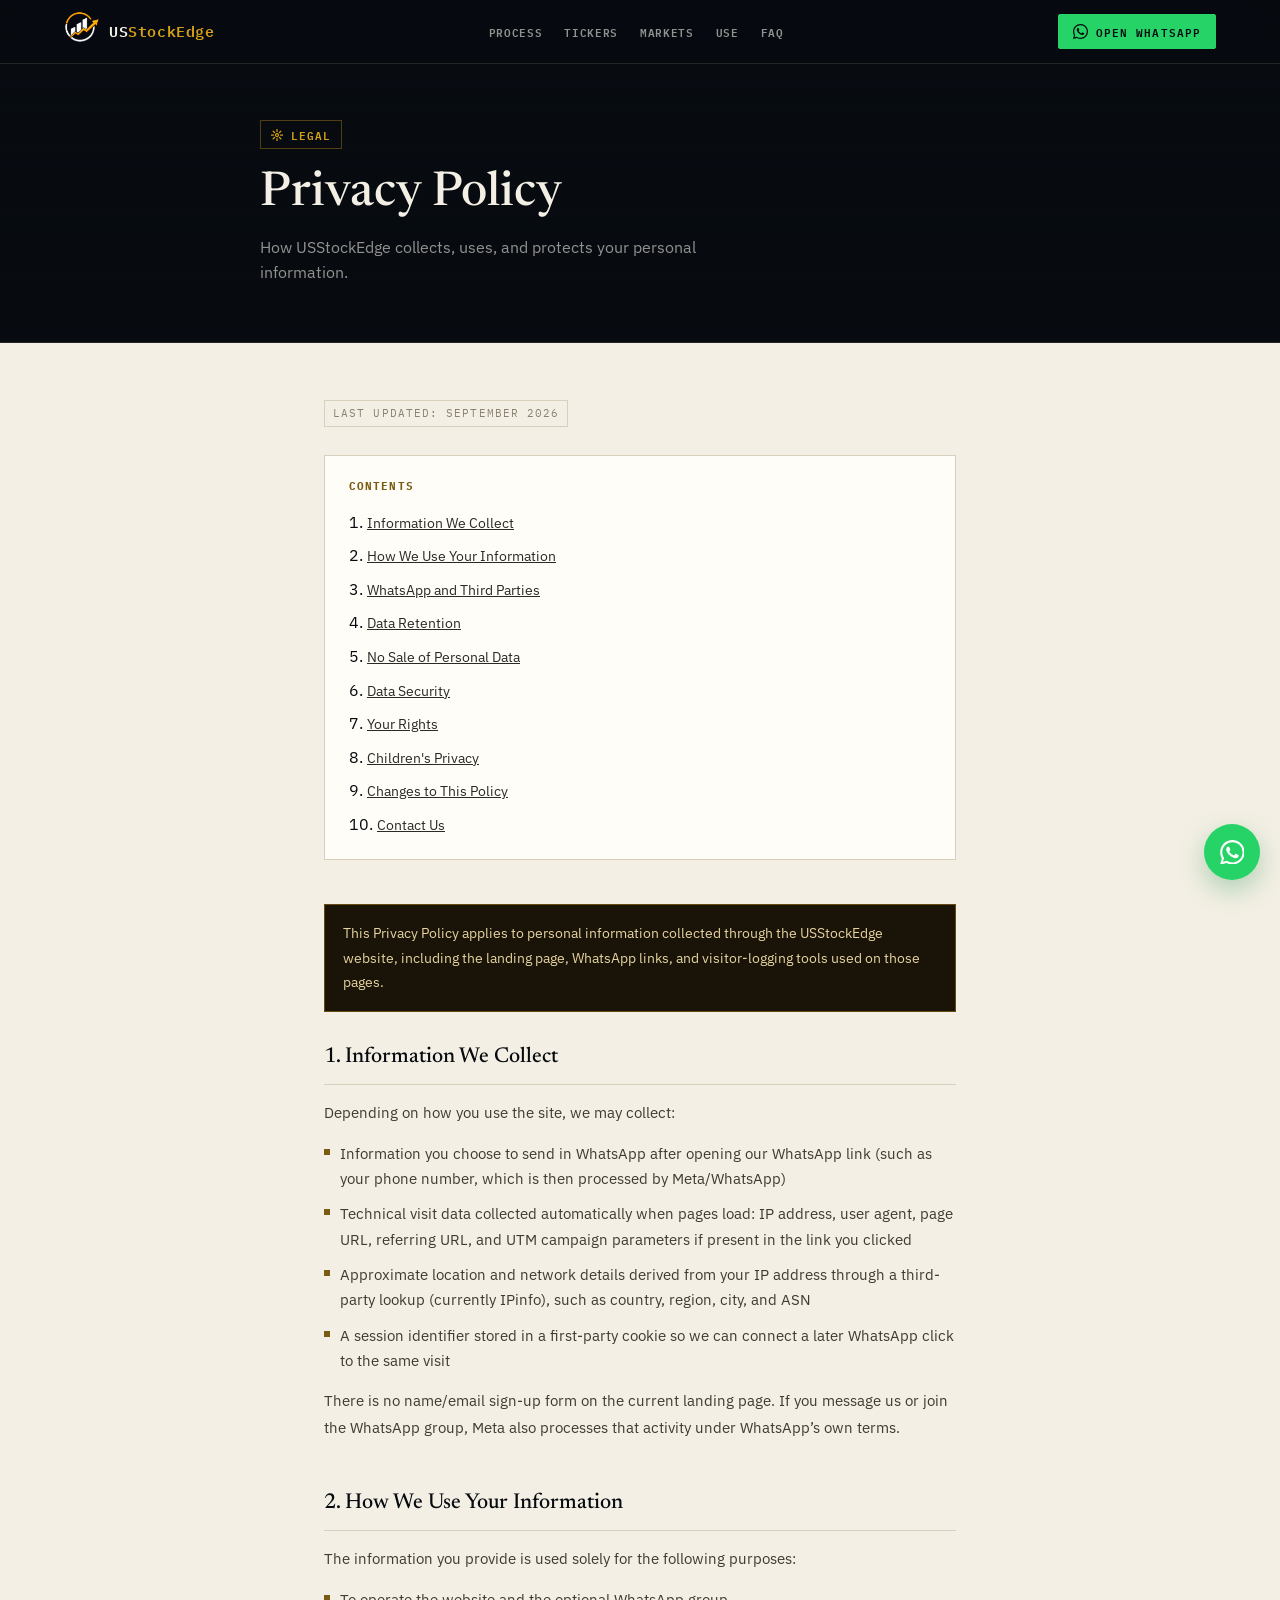
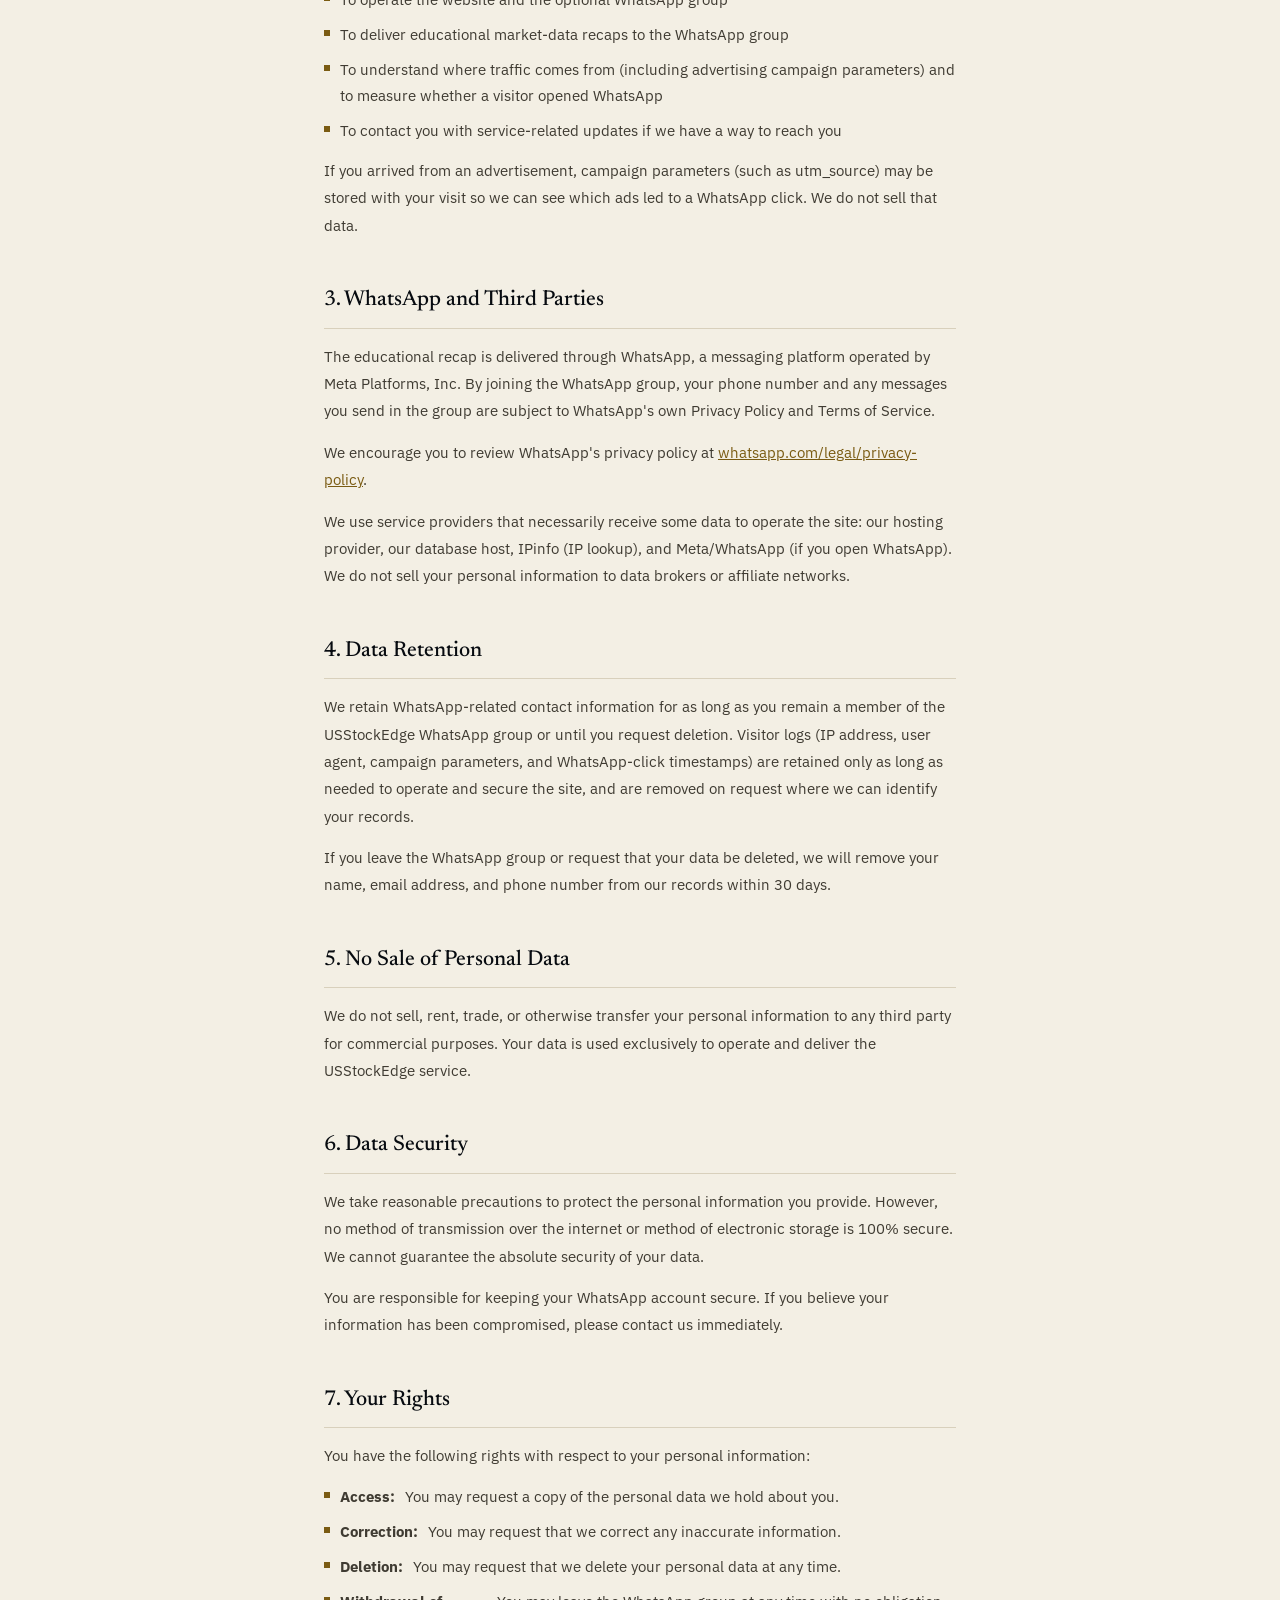
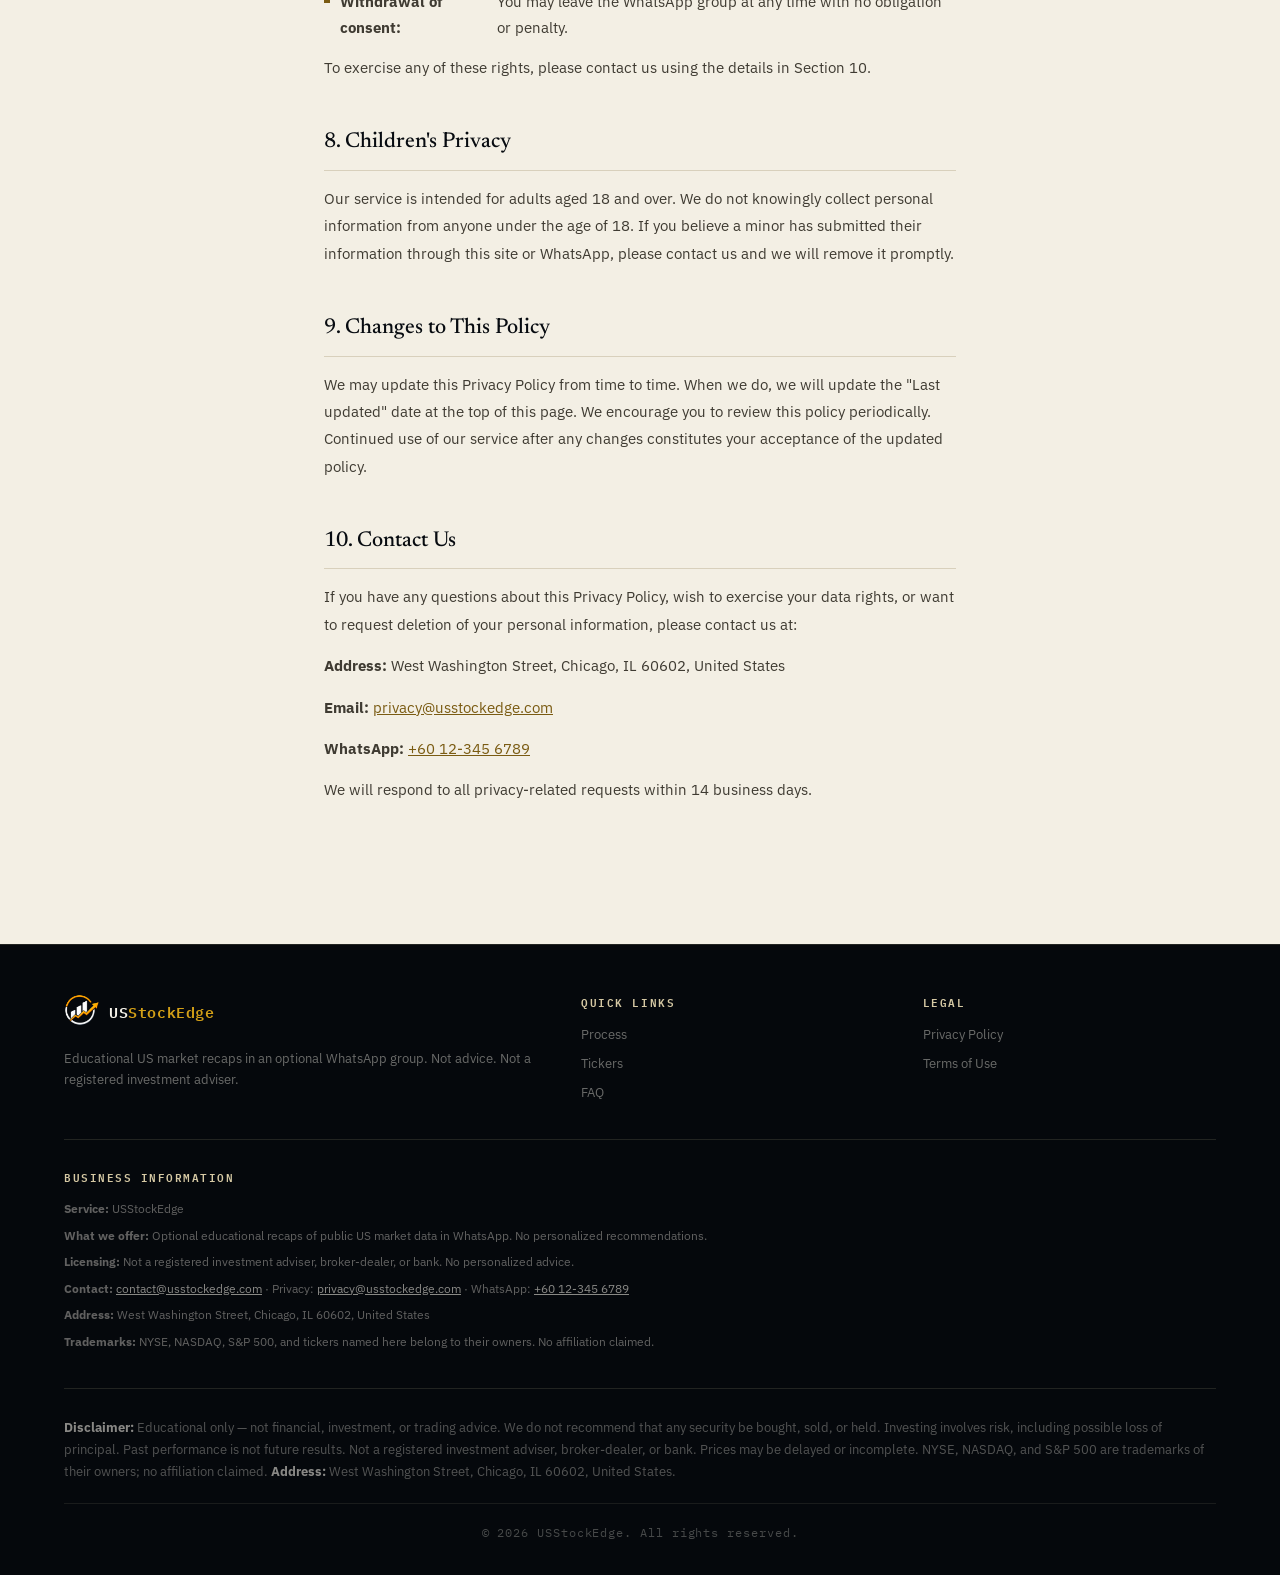
<file: privacy-policy.html>
<!DOCTYPE html>
<html lang="en">
<head>
  <meta charset="UTF-8" />
  <link rel="icon" type="image/x-icon" href="logo.png">
  <meta name="viewport" content="width=device-width, initial-scale=1.0" />
  <title>Privacy Policy — USStockEdge</title>
  <meta name="description" content="Privacy Policy for USStockEdge. Learn how we collect, use, and protect your personal information." />

  <link rel="preconnect" href="https://fonts.googleapis.com" />
  <link rel="preconnect" href="https://fonts.gstatic.com" crossorigin />
  <link href="https://fonts.googleapis.com/css2?family=IBM+Plex+Mono:wght@400;500;600&family=IBM+Plex+Sans:wght@400;500;600;700&family=Newsreader:ital,opsz,wght@0,6..72,400;0,6..72,500;0,6..72,600;1,6..72,400&display=swap" rel="stylesheet" />
  <link rel="stylesheet" href="assets/briefing.css?v=20260910-18" />
  <link rel="stylesheet" href="assets/whatsapp-popup.css?v=20260821-1">
  <script src="assets/whatsapp-popup.js?v=20260910-1" defer></script>
</head>

<body class="legal-page">

  <!-- global nav injected by components.js -->
  <div id="g-nav"></div>

  <!-- ─── PAGE HERO ─────────────────────────────────────────── -->
  <div class="page-hero">
    <div class="badge">Legal</div>
    <h1>Privacy Policy</h1>
    <p>How USStockEdge collects, uses, and protects your personal information.</p>
  </div>

  <!-- ─── CONTENT ──────────────────────────────────────────── -->
  <div class="policy-wrap">

    <span class="last-updated">Last updated: September 2026</span>

    <div class="policy-toc">
      <h2>Contents</h2>
      <ol>
        <li><a href="#s1">Information We Collect</a></li>
        <li><a href="#s2">How We Use Your Information</a></li>
        <li><a href="#s3">WhatsApp and Third Parties</a></li>
        <li><a href="#s4">Data Retention</a></li>
        <li><a href="#s5">No Sale of Personal Data</a></li>
        <li><a href="#s6">Data Security</a></li>
        <li><a href="#s7">Your Rights</a></li>
        <li><a href="#s8">Children's Privacy</a></li>
        <li><a href="#s9">Changes to This Policy</a></li>
        <li><a href="#s10">Contact Us</a></li>
      </ol>
    </div>

    <div class="highlight-box">
      This Privacy Policy applies to personal information collected through the USStockEdge website, including the landing page, WhatsApp links, and visitor-logging tools used on those pages.
    </div>

    <div class="policy-section" id="s1">
      <h2>1. Information We Collect</h2>
      <p>Depending on how you use the site, we may collect:</p>
      <ul>
        <li>Information you choose to send in WhatsApp after opening our WhatsApp link (such as your phone number, which is then processed by Meta/WhatsApp)</li>
        <li>Technical visit data collected automatically when pages load: IP address, user agent, page URL, referring URL, and UTM campaign parameters if present in the link you clicked</li>
        <li>Approximate location and network details derived from your IP address through a third-party lookup (currently IPinfo), such as country, region, city, and ASN</li>
        <li>A session identifier stored in a first-party cookie so we can connect a later WhatsApp click to the same visit</li>
      </ul>
      <p>There is no name/email sign-up form on the current landing page. If you message us or join the WhatsApp group, Meta also processes that activity under WhatsApp’s own terms.</p>
    </div>

    <div class="policy-section" id="s2">
      <h2>2. How We Use Your Information</h2>
      <p>The information you provide is used solely for the following purposes:</p>
      <ul>
        <li>To operate the website and the optional WhatsApp group</li>
        <li>To deliver educational market-data recaps to the WhatsApp group</li>
        <li>To understand where traffic comes from (including advertising campaign parameters) and to measure whether a visitor opened WhatsApp</li>
        <li>To contact you with service-related updates if we have a way to reach you</li>
      </ul>
      <p>If you arrived from an advertisement, campaign parameters (such as utm_source) may be stored with your visit so we can see which ads led to a WhatsApp click. We do not sell that data.</p>
    </div>

    <div class="policy-section" id="s3">
      <h2>3. WhatsApp and Third Parties</h2>
      <p>The educational recap is delivered through WhatsApp, a messaging platform operated by Meta Platforms, Inc. By joining the WhatsApp group, your phone number and any messages you send in the group are subject to WhatsApp's own Privacy Policy and Terms of Service.</p>
      <p>We encourage you to review WhatsApp's privacy policy at <a href="https://www.whatsapp.com/legal/privacy-policy" target="_blank" rel="noopener noreferrer">whatsapp.com/legal/privacy-policy</a>.</p>
      <p>We use service providers that necessarily receive some data to operate the site: our hosting provider, our database host, IPinfo (IP lookup), and Meta/WhatsApp (if you open WhatsApp). We do not sell your personal information to data brokers or affiliate networks.</p>
    </div>

    <div class="policy-section" id="s4">
      <h2>4. Data Retention</h2>
      <p>We retain WhatsApp-related contact information for as long as you remain a member of the USStockEdge WhatsApp group or until you request deletion. Visitor logs (IP address, user agent, campaign parameters, and WhatsApp-click timestamps) are retained only as long as needed to operate and secure the site, and are removed on request where we can identify your records.</p>
      <p>If you leave the WhatsApp group or request that your data be deleted, we will remove your name, email address, and phone number from our records within 30 days.</p>
    </div>

    <div class="policy-section" id="s5">
      <h2>5. No Sale of Personal Data</h2>
      <p>We do not sell, rent, trade, or otherwise transfer your personal information to any third party for commercial purposes. Your data is used exclusively to operate and deliver the USStockEdge service.</p>
    </div>

    <div class="policy-section" id="s6">
      <h2>6. Data Security</h2>
      <p>We take reasonable precautions to protect the personal information you provide. However, no method of transmission over the internet or method of electronic storage is 100% secure. We cannot guarantee the absolute security of your data.</p>
      <p>You are responsible for keeping your WhatsApp account secure. If you believe your information has been compromised, please contact us immediately.</p>
    </div>

    <div class="policy-section" id="s7">
      <h2>7. Your Rights</h2>
      <p>You have the following rights with respect to your personal information:</p>
      <ul>
        <li><strong>Access:</strong> You may request a copy of the personal data we hold about you.</li>
        <li><strong>Correction:</strong> You may request that we correct any inaccurate information.</li>
        <li><strong>Deletion:</strong> You may request that we delete your personal data at any time.</li>
        <li><strong>Withdrawal of consent:</strong> You may leave the WhatsApp group at any time with no obligation or penalty.</li>
      </ul>
      <p>To exercise any of these rights, please contact us using the details in Section 10.</p>
    </div>

    <div class="policy-section" id="s8">
      <h2>8. Children's Privacy</h2>
      <p>Our service is intended for adults aged 18 and over. We do not knowingly collect personal information from anyone under the age of 18. If you believe a minor has submitted their information through this site or WhatsApp, please contact us and we will remove it promptly.</p>
    </div>

    <div class="policy-section" id="s9">
      <h2>9. Changes to This Policy</h2>
      <p>We may update this Privacy Policy from time to time. When we do, we will update the "Last updated" date at the top of this page. We encourage you to review this policy periodically. Continued use of our service after any changes constitutes your acceptance of the updated policy.</p>
    </div>

    <div class="policy-section" id="s10">
      <h2>10. Contact Us</h2>
      <p>If you have any questions about this Privacy Policy, wish to exercise your data rights, or want to request deletion of your personal information, please contact us at:</p>
      <p><strong>Address:</strong> West Washington Street, Chicago, IL 60602, United States</p>
      <p><strong>Email:</strong> <a href="mailto:privacy@usstockedge.com">privacy@usstockedge.com</a></p>
      <p><strong>WhatsApp:</strong> <a href="https://wa.me/60123456789" target="_blank" rel="noopener noreferrer">+60 12-345 6789</a></p>
      <p>We will respond to all privacy-related requests within 14 business days.</p>
    </div>

  </div>

  <!-- global footer injected by components.js -->
  <div id="g-footer"></div>

  <script src="components.js"></script>
  </body>
</html>
</file>
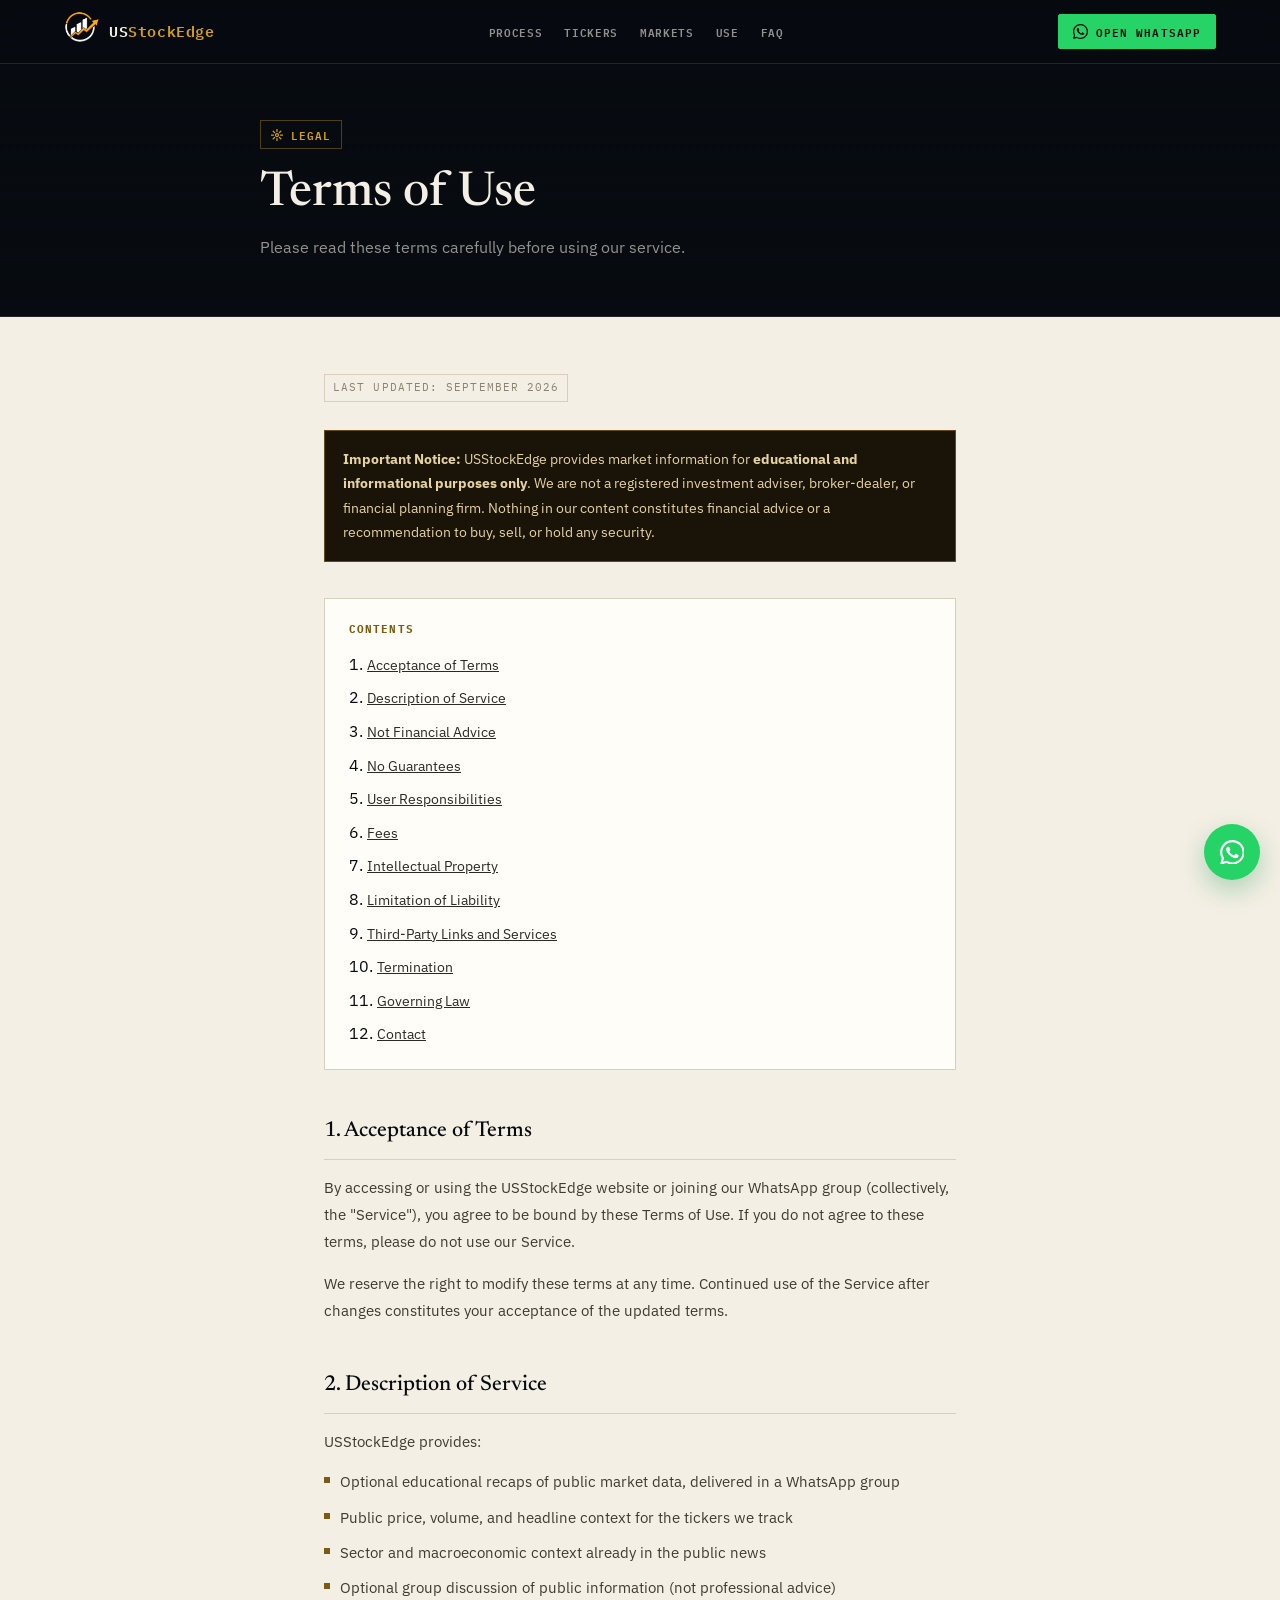
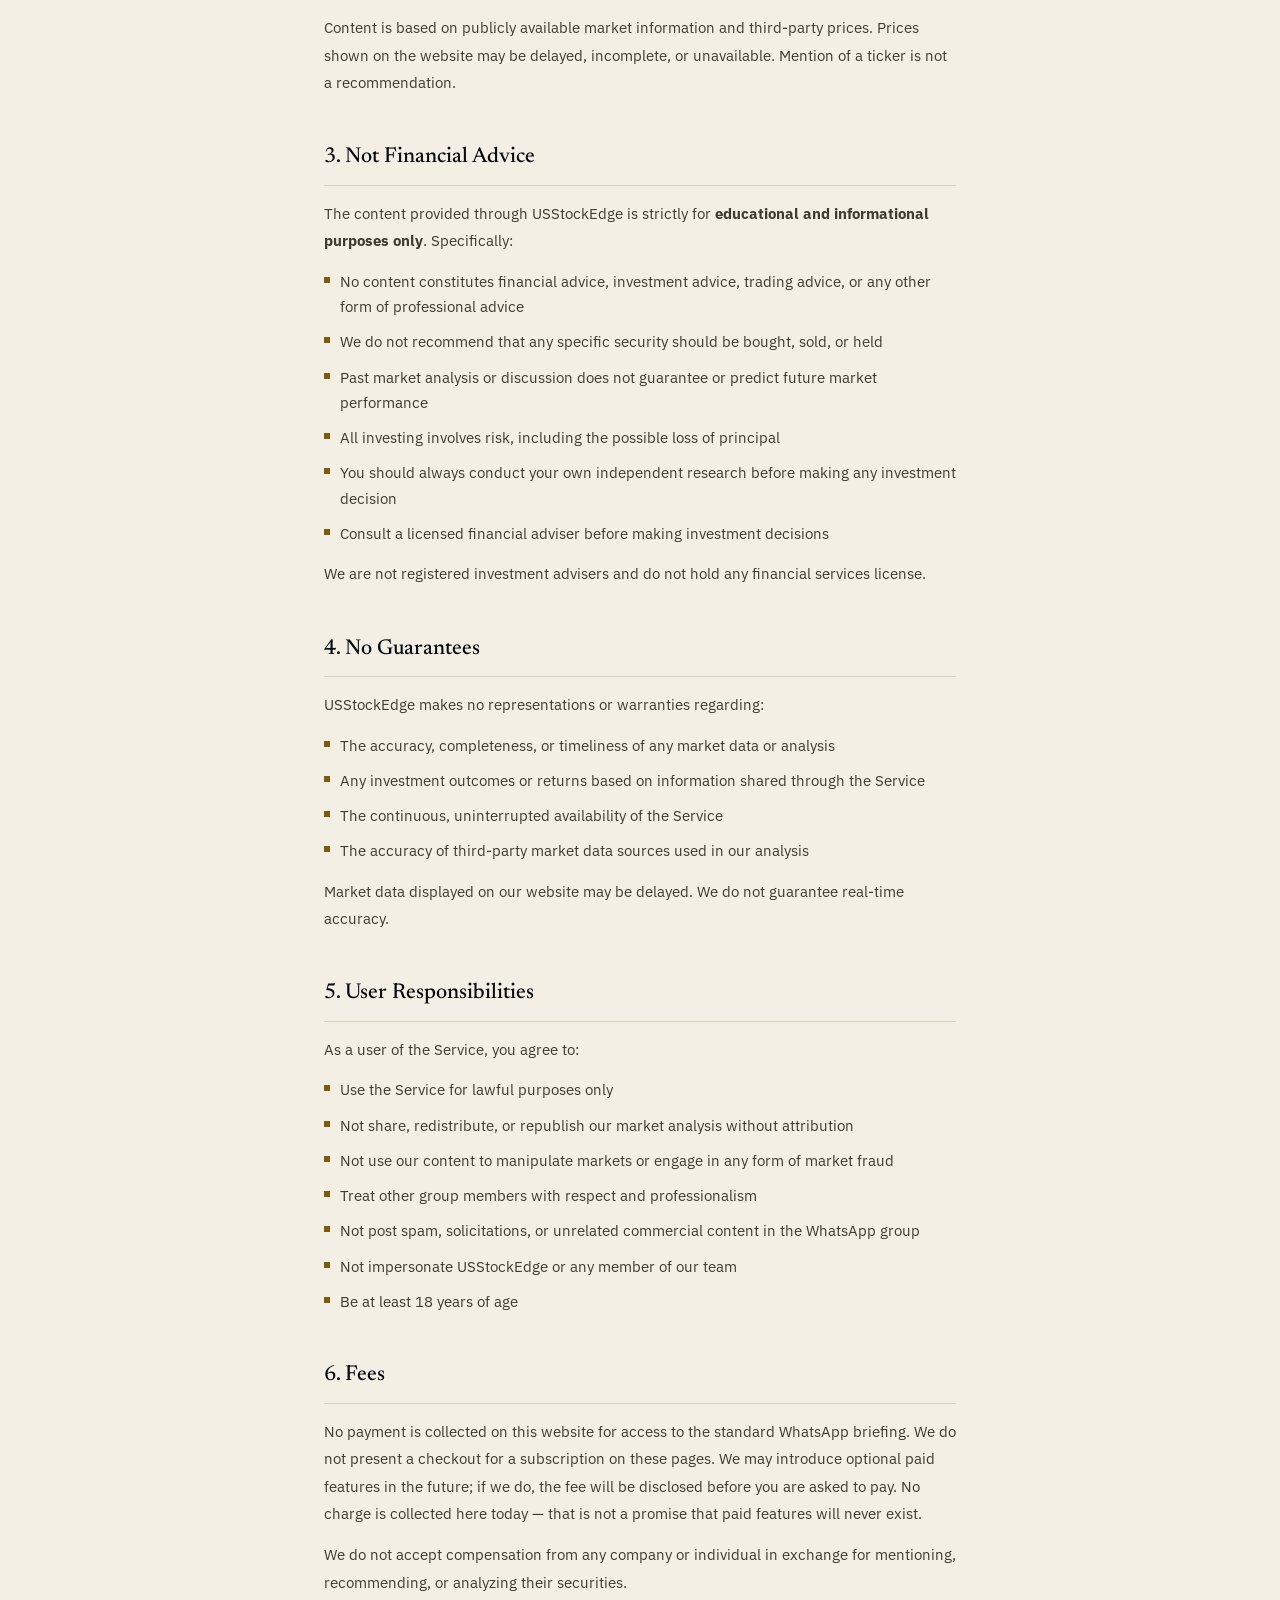
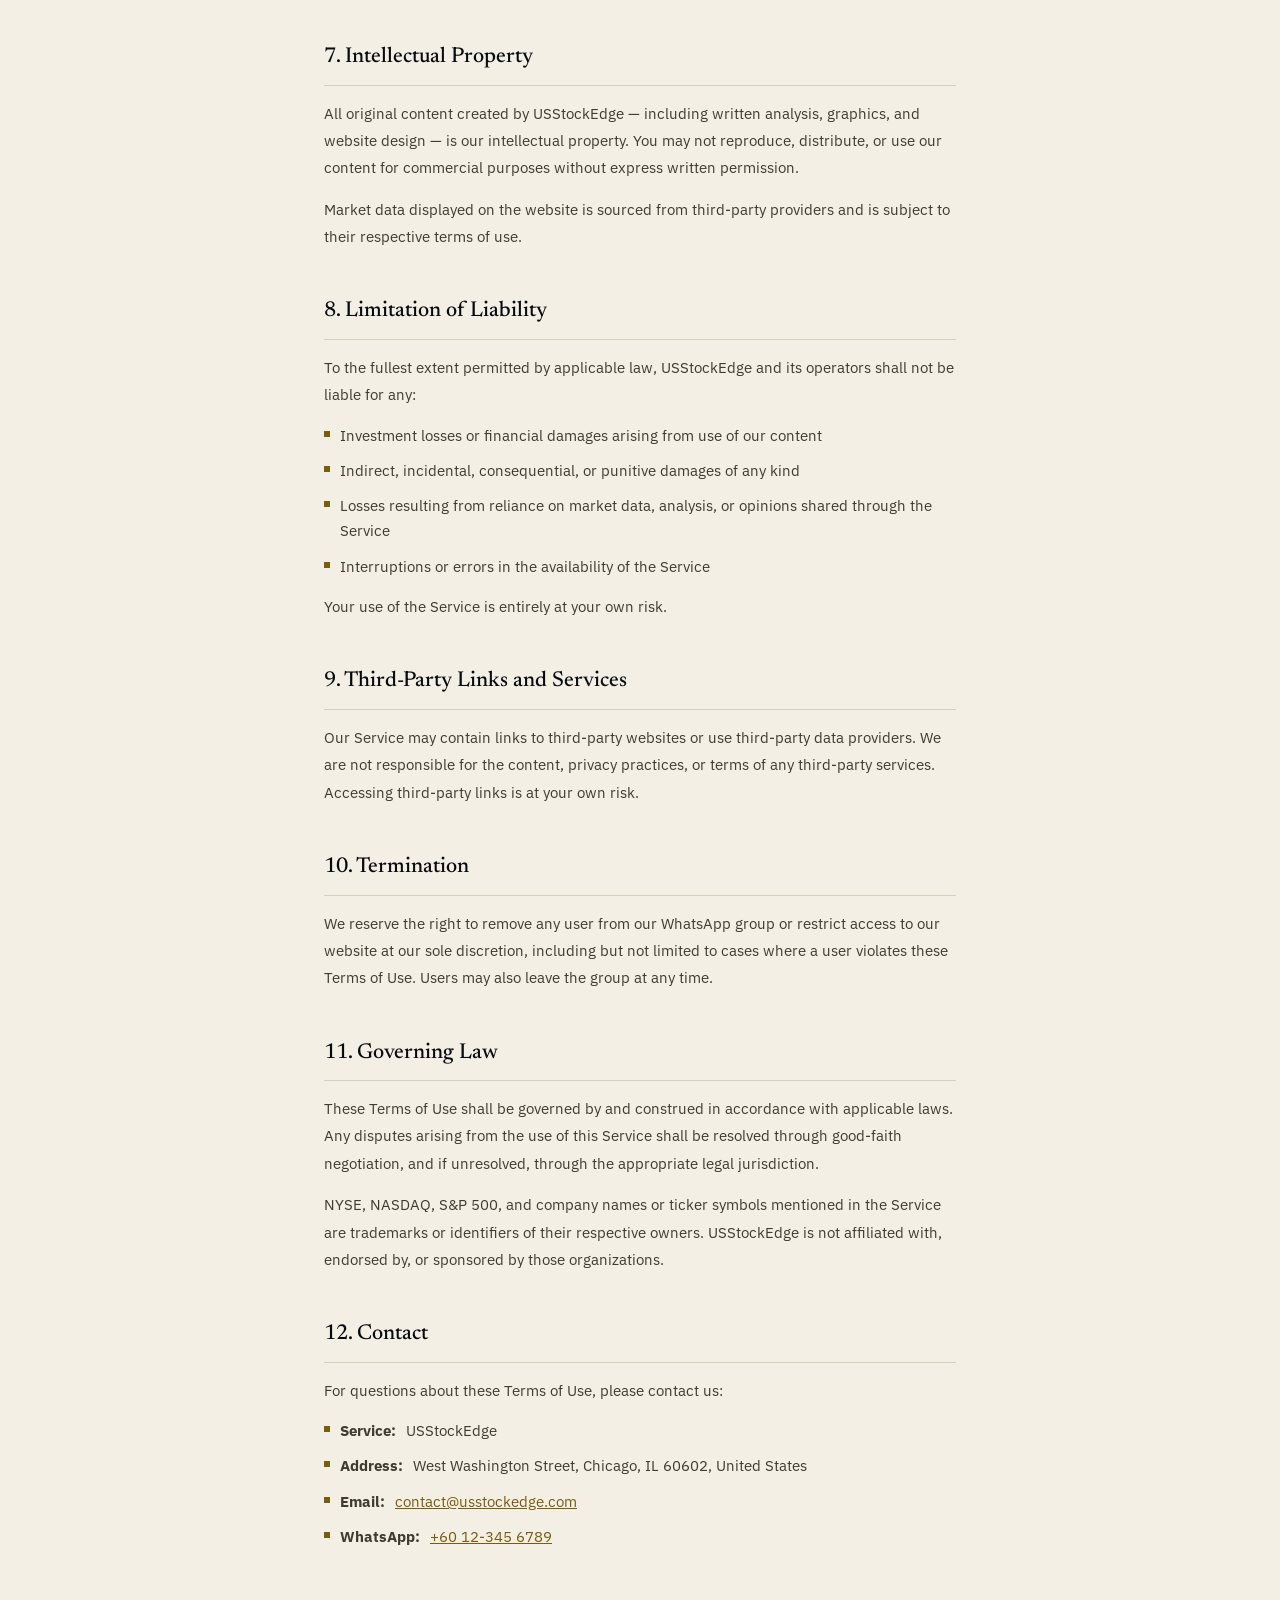
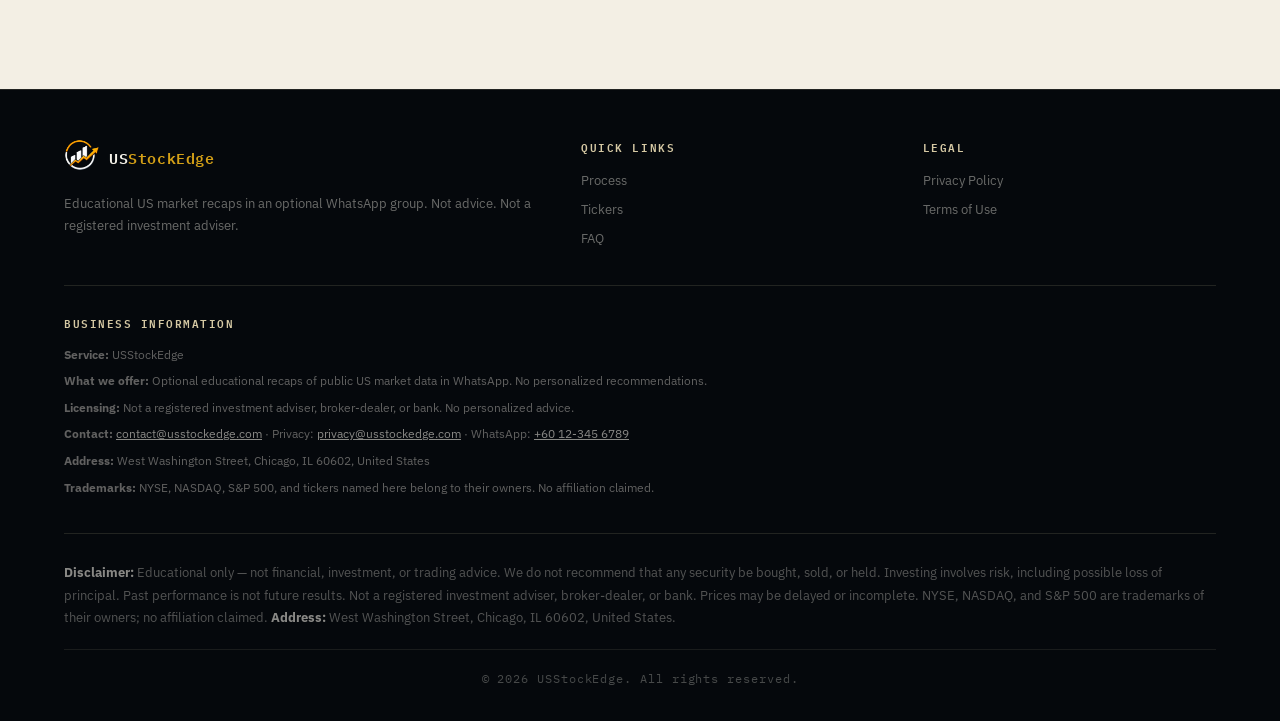
<file: terms-of-use.html>
<!DOCTYPE html>
<html lang="en">
<head>
  <meta charset="UTF-8" />
  <link rel="icon" type="image/x-icon" href="logo.png">
  <meta name="viewport" content="width=device-width, initial-scale=1.0" />
  <title>Terms of Use — USStockEdge</title>
  <meta name="description" content="Terms of Use for USStockEdge. Please read before using our service." />

  <link rel="preconnect" href="https://fonts.googleapis.com" />
  <link rel="preconnect" href="https://fonts.gstatic.com" crossorigin />
  <link href="https://fonts.googleapis.com/css2?family=IBM+Plex+Mono:wght@400;500;600&family=IBM+Plex+Sans:wght@400;500;600;700&family=Newsreader:ital,opsz,wght@0,6..72,400;0,6..72,500;0,6..72,600;1,6..72,400&display=swap" rel="stylesheet" />
  <link rel="stylesheet" href="assets/briefing.css?v=20260910-18" />
  <link rel="stylesheet" href="assets/whatsapp-popup.css?v=20260821-1">
  <script src="assets/whatsapp-popup.js?v=20260910-1" defer></script>
</head>

<body class="legal-page">

  <!-- global nav injected by components.js -->
  <div id="g-nav"></div>

  <!-- ─── PAGE HERO ─────────────────────────────────────────── -->
  <div class="page-hero">
    <div class="badge">Legal</div>
    <h1>Terms of Use</h1>
    <p>Please read these terms carefully before using our service.</p>
  </div>

  <!-- ─── CONTENT ──────────────────────────────────────────── -->
  <div class="policy-wrap">

    <span class="last-updated">Last updated: September 2026</span>

    <div class="notice-box">
      <strong>Important Notice:</strong> USStockEdge provides market information for <strong>educational and informational purposes only</strong>. We are not a registered investment adviser, broker-dealer, or financial planning firm. Nothing in our content constitutes financial advice or a recommendation to buy, sell, or hold any security.
    </div>

    <div class="policy-toc">
      <h2>Contents</h2>
      <ol>
        <li><a href="#s1">Acceptance of Terms</a></li>
        <li><a href="#s2">Description of Service</a></li>
        <li><a href="#s3">Not Financial Advice</a></li>
        <li><a href="#s4">No Guarantees</a></li>
        <li><a href="#s5">User Responsibilities</a></li>
        <li><a href="#s6">Fees</a></li>
        <li><a href="#s7">Intellectual Property</a></li>
        <li><a href="#s8">Limitation of Liability</a></li>
        <li><a href="#s9">Third-Party Links and Services</a></li>
        <li><a href="#s10">Termination</a></li>
        <li><a href="#s11">Governing Law</a></li>
        <li><a href="#s12">Contact</a></li>
      </ol>
    </div>

    <div class="policy-section" id="s1">
      <h2>1. Acceptance of Terms</h2>
      <p>By accessing or using the USStockEdge website or joining our WhatsApp group (collectively, the "Service"), you agree to be bound by these Terms of Use. If you do not agree to these terms, please do not use our Service.</p>
      <p>We reserve the right to modify these terms at any time. Continued use of the Service after changes constitutes your acceptance of the updated terms.</p>
    </div>

    <div class="policy-section" id="s2">
      <h2>2. Description of Service</h2>
      <p>USStockEdge provides:</p>
      <ul>
        <li>Optional educational recaps of public market data, delivered in a WhatsApp group</li>
        <li>Public price, volume, and headline context for the tickers we track</li>
        <li>Sector and macroeconomic context already in the public news</li>
        <li>Optional group discussion of public information (not professional advice)</li>
      </ul>
      <p>Content is based on publicly available market information and third-party prices. Prices shown on the website may be delayed, incomplete, or unavailable. Mention of a ticker is not a recommendation.</p>
    </div>

    <div class="policy-section" id="s3">
      <h2>3. Not Financial Advice</h2>
      <p>The content provided through USStockEdge is strictly for <strong>educational and informational purposes only</strong>. Specifically:</p>
      <ul>
        <li>No content constitutes financial advice, investment advice, trading advice, or any other form of professional advice</li>
        <li>We do not recommend that any specific security should be bought, sold, or held</li>
        <li>Past market analysis or discussion does not guarantee or predict future market performance</li>
        <li>All investing involves risk, including the possible loss of principal</li>
        <li>You should always conduct your own independent research before making any investment decision</li>
        <li>Consult a licensed financial adviser before making investment decisions</li>
      </ul>
      <p>We are not registered investment advisers and do not hold any financial services license.</p>
    </div>

    <div class="policy-section" id="s4">
      <h2>4. No Guarantees</h2>
      <p>USStockEdge makes no representations or warranties regarding:</p>
      <ul>
        <li>The accuracy, completeness, or timeliness of any market data or analysis</li>
        <li>Any investment outcomes or returns based on information shared through the Service</li>
        <li>The continuous, uninterrupted availability of the Service</li>
        <li>The accuracy of third-party market data sources used in our analysis</li>
      </ul>
      <p>Market data displayed on our website may be delayed. We do not guarantee real-time accuracy.</p>
    </div>

    <div class="policy-section" id="s5">
      <h2>5. User Responsibilities</h2>
      <p>As a user of the Service, you agree to:</p>
      <ul>
        <li>Use the Service for lawful purposes only</li>
        <li>Not share, redistribute, or republish our market analysis without attribution</li>
        <li>Not use our content to manipulate markets or engage in any form of market fraud</li>
        <li>Treat other group members with respect and professionalism</li>
        <li>Not post spam, solicitations, or unrelated commercial content in the WhatsApp group</li>
        <li>Not impersonate USStockEdge or any member of our team</li>
        <li>Be at least 18 years of age</li>
      </ul>
    </div>

    <div class="policy-section" id="s6">
      <h2>6. Fees</h2>
      <p>No payment is collected on this website for access to the standard WhatsApp briefing. We do not present a checkout for a subscription on these pages. We may introduce optional paid features in the future; if we do, the fee will be disclosed before you are asked to pay. No charge is collected here today — that is not a promise that paid features will never exist.</p>
      <p>We do not accept compensation from any company or individual in exchange for mentioning, recommending, or analyzing their securities.</p>
    </div>

    <div class="policy-section" id="s7">
      <h2>7. Intellectual Property</h2>
      <p>All original content created by USStockEdge — including written analysis, graphics, and website design — is our intellectual property. You may not reproduce, distribute, or use our content for commercial purposes without express written permission.</p>
      <p>Market data displayed on the website is sourced from third-party providers and is subject to their respective terms of use.</p>
    </div>

    <div class="policy-section" id="s8">
      <h2>8. Limitation of Liability</h2>
      <p>To the fullest extent permitted by applicable law, USStockEdge and its operators shall not be liable for any:</p>
      <ul>
        <li>Investment losses or financial damages arising from use of our content</li>
        <li>Indirect, incidental, consequential, or punitive damages of any kind</li>
        <li>Losses resulting from reliance on market data, analysis, or opinions shared through the Service</li>
        <li>Interruptions or errors in the availability of the Service</li>
      </ul>
      <p>Your use of the Service is entirely at your own risk.</p>
    </div>

    <div class="policy-section" id="s9">
      <h2>9. Third-Party Links and Services</h2>
      <p>Our Service may contain links to third-party websites or use third-party data providers. We are not responsible for the content, privacy practices, or terms of any third-party services. Accessing third-party links is at your own risk.</p>
    </div>

    <div class="policy-section" id="s10">
      <h2>10. Termination</h2>
      <p>We reserve the right to remove any user from our WhatsApp group or restrict access to our website at our sole discretion, including but not limited to cases where a user violates these Terms of Use. Users may also leave the group at any time.</p>
    </div>

    <div class="policy-section" id="s11">
      <h2>11. Governing Law</h2>
      <p>These Terms of Use shall be governed by and construed in accordance with applicable laws. Any disputes arising from the use of this Service shall be resolved through good-faith negotiation, and if unresolved, through the appropriate legal jurisdiction.</p>
      <p>NYSE, NASDAQ, S&amp;P 500, and company names or ticker symbols mentioned in the Service are trademarks or identifiers of their respective owners. USStockEdge is not affiliated with, endorsed by, or sponsored by those organizations.</p>
    </div>

    <div class="policy-section" id="s12">
      <h2>12. Contact</h2>
      <p>For questions about these Terms of Use, please contact us:</p>
      <ul>
        <li><strong>Service:</strong> USStockEdge</li>
        <li><strong>Address:</strong> West Washington Street, Chicago, IL 60602, United States</li>
        <li><strong>Email:</strong> <a href="mailto:contact@usstockedge.com">contact@usstockedge.com</a></li>
        <li><strong>WhatsApp:</strong> <a href="https://wa.me/60123456789" target="_blank" rel="noopener noreferrer">+60 12-345 6789</a></li>
      </ul>
    </div>

  </div>

  <!-- global footer injected by components.js -->
  <div id="g-footer"></div>

  <script src="components.js"></script>
 </body>
</html>
</file>
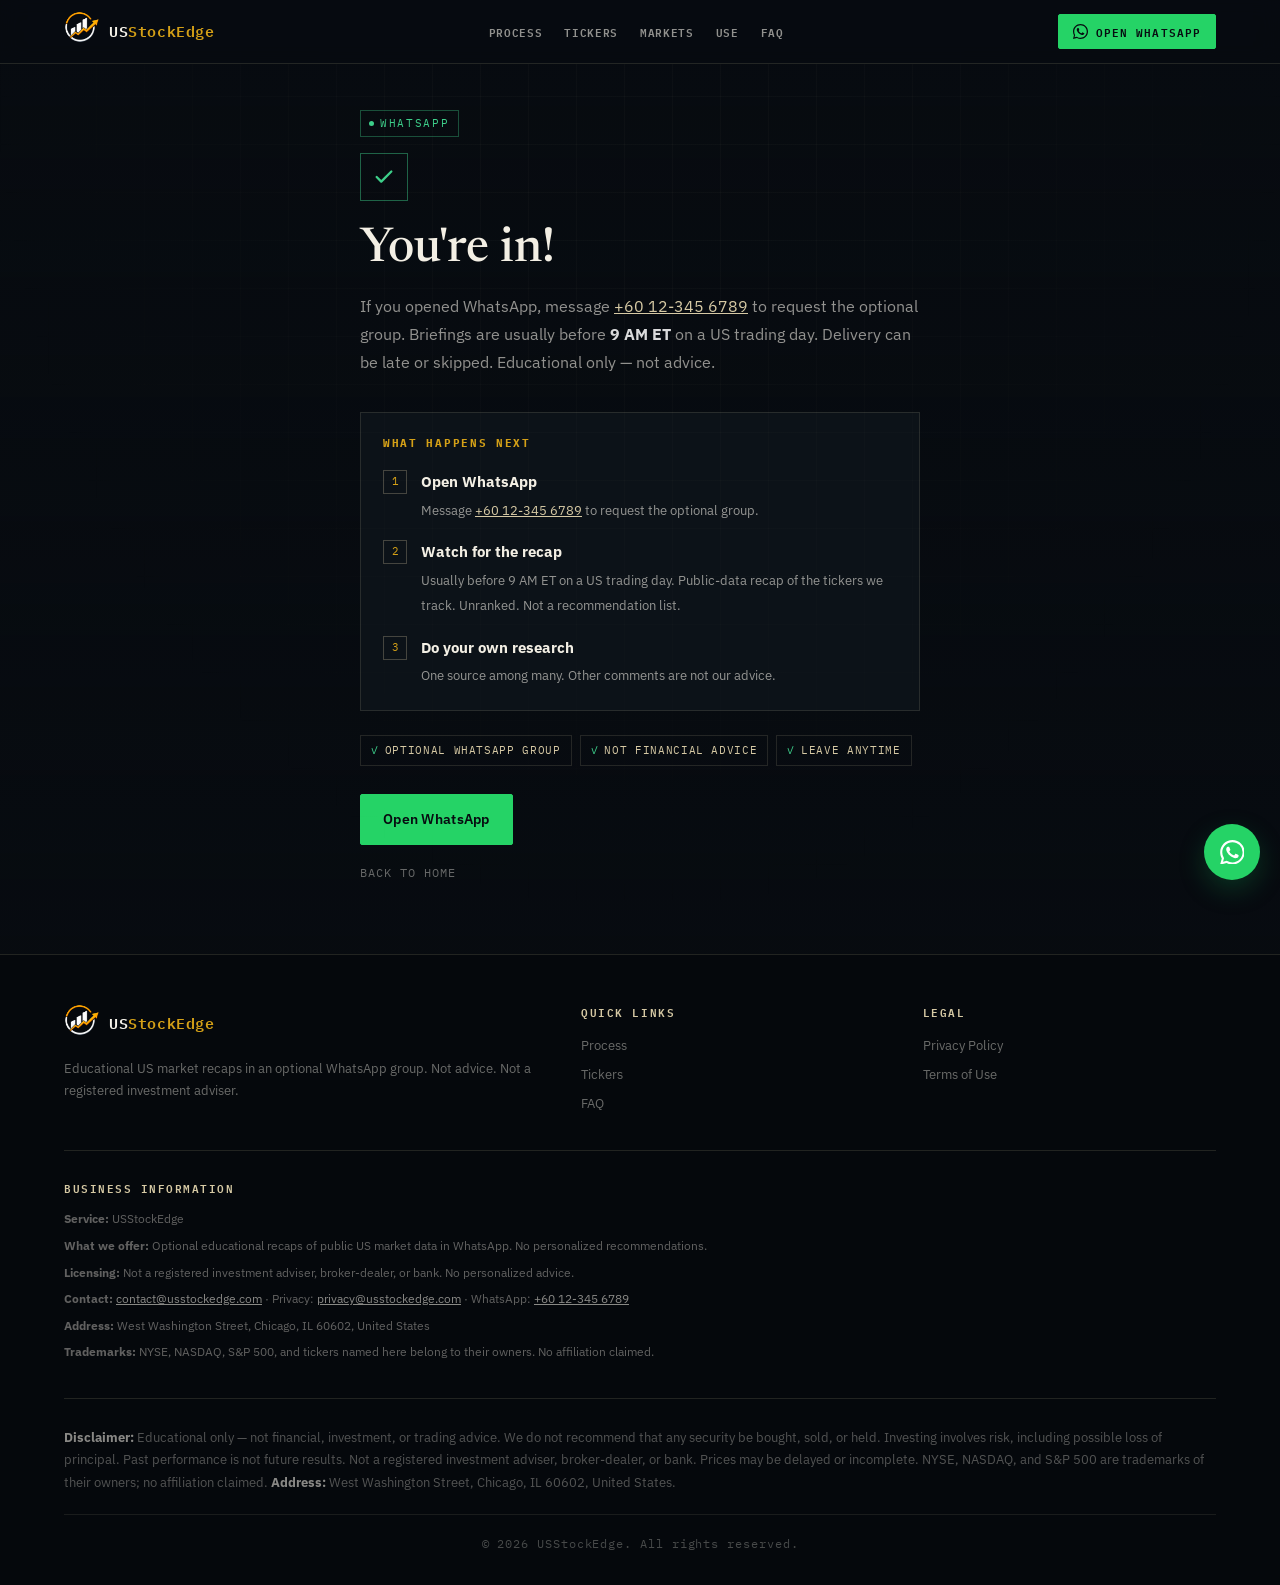
<file: thank-you.html>
<!DOCTYPE html>
<html lang="en">
<head>
  <meta charset="UTF-8" />
  <link rel="icon" type="image/x-icon" href="logo.png">
  <meta name="viewport" content="width=device-width, initial-scale=1.0" />
  <title>You're In — USStockEdge</title>
  <meta name="robots" content="noindex, nofollow" />

  <link rel="preconnect" href="https://fonts.googleapis.com" />
  <link rel="preconnect" href="https://fonts.gstatic.com" crossorigin />
  <link href="https://fonts.googleapis.com/css2?family=IBM+Plex+Mono:wght@400;500;600&family=IBM+Plex+Sans:wght@400;500;600;700&family=Newsreader:ital,opsz,wght@0,6..72,400;0,6..72,500;0,6..72,600;1,6..72,400&display=swap" rel="stylesheet" />
  <link rel="stylesheet" href="assets/briefing.css?v=20260910-18" />

  <link rel="stylesheet" href="assets/whatsapp-popup.css?v=20260821-1">
  <script src="assets/whatsapp-popup.js?v=20260910-1" defer></script>
</head>

<body class="ty-page">
  
  <!-- global nav injected by components.js -->
  <div id="g-nav"></div>

  <!-- ─── THANK YOU CONTENT ─────────────────────────────────── -->
  <main class="ty-wrap">
    <div class="ty-card">

      <div class="ty-badge">
        <span class="dot"></span>
        WhatsApp
      </div>

      <div class="ty-icon">
        <svg viewBox="0 0 24 24" fill="none" stroke="currentColor" stroke-width="2.5" stroke-linecap="round" stroke-linejoin="round">
          <polyline points="20 6 9 17 4 12"/>
        </svg>
      </div>

      <h1 class="ty-headline" id="ty-headline">You're in!</h1>

      <p class="ty-sub">
        If you opened WhatsApp, message <a class="inline-link" href="https://wa.me/60123456789" target="_blank" rel="noopener noreferrer">+60 12-345 6789</a> to request the optional group. Briefings are usually before <strong style="color:rgba(255,255,255,0.85);">9 AM ET</strong> on a US trading day. Delivery can be late or skipped. Educational only — not advice.
      </p>

      <div class="ty-steps">
        <h3>What happens next</h3>
        <div class="ty-step">
          <div class="step-num">1</div>
          <div class="step-text">
            <strong>Open WhatsApp</strong>
            <span>Message <a class="inline-link" href="https://wa.me/60123456789" target="_blank" rel="noopener noreferrer">+60 12-345 6789</a> to request the optional group.</span>
          </div>
        </div>
        <div class="ty-step">
          <div class="step-num">2</div>
          <div class="step-text">
            <strong>Watch for the recap</strong>
            <span>Usually before 9 AM ET on a US trading day. Public-data recap of the tickers we track. Unranked. Not a recommendation list.</span>
          </div>
        </div>
        <div class="ty-step">
          <div class="step-num">3</div>
          <div class="step-text">
            <strong>Do your own research</strong>
            <span>One source among many. Other comments are not our advice.</span>
          </div>
        </div>
      </div>

      <div class="ty-pills">
        <span class="ty-pill"><span class="check">✓</span> Optional WhatsApp group</span>
        <span class="ty-pill"><span class="check">✓</span> Not financial advice</span>
        <span class="ty-pill"><span class="check">✓</span> Leave anytime</span>
      </div>

      <a class="btn-primary" href="https://wa.me/60123456789" target="_blank" rel="noopener noreferrer">Open WhatsApp</a>
      <a class="ty-back" href="index.html">Back to home</a>

    </div>
  </main>

  <!-- global footer injected by components.js -->
  <div id="g-footer"></div>

  <script>
    // Personalise headline with name from URL param
    (function () {
      var params = new URLSearchParams(window.location.search);
      var name = params.get('name');
      if (name) {
        var el = document.getElementById('ty-headline');
        if (el) {
          var safe = name.split(' ')[0].replace(/[<>&]/g, '');
          el.textContent = 'You\'re in, ' + safe + '!';
        }
      }
    }());
  </script>
  <script src="components.js"></script>
  </body>
</html>
</file>
<file: assets/briefing.css>
*, *::before, *::after { box-sizing: border-box; margin: 0; padding: 0; }

:root {
  --ink: #070b10;
  --panel: #0c1218;
  --panel-2: #121a22;
  --navy: #0c1218;
  --navy2: #121a22;
  --line: rgba(214, 201, 164, 0.14);
  --line-strong: rgba(214, 201, 164, 0.28);
  --paper: #f3efe4;
  --paper-2: #e8e2d2;
  --cream: #d6c9a4;
  --gold: #d4a017;
  --gold2: #b8860b;
  --tick: #3dcf8a;
  --drop: #ef6b63;
  --blue: #8fb4c9;
  --blue2: #8fb4c9;
  --teal: #3dcf8a;
  --green: #3dcf8a;
  --red: #ef6b63;
  --white: #f6f3ea;
  --gray50: #f3efe4;
  --gray100: #e8e2d2;
  --gray200: #d4ccb8;
  --gray300: #b7ae98;
  --gray400: #8c8676;
  --gray500: #6f6a5e;
  --gray600: #4a4f56;
  --gray700: #2a3036;
  --gray900: #0c1218;
  --wa: #25d366;
  --muted: rgba(246, 243, 234, 0.58);
}

html { scroll-behavior: smooth; }

body {
  font-family: "IBM Plex Sans", "Inter", sans-serif;
  color: var(--paper);
  background: var(--ink);
  line-height: 1.6;
  overflow-x: hidden;
}

body::before {
  content: "";
  position: fixed;
  inset: 0;
  pointer-events: none;
  z-index: 0;
  background-image:
    linear-gradient(rgba(214, 201, 164, 0.03) 1px, transparent 1px),
    linear-gradient(90deg, rgba(214, 201, 164, 0.03) 1px, transparent 1px);
  background-size: 48px 48px;
  mask-image: radial-gradient(ellipse at 50% 0%, #000 20%, transparent 75%);
}

.btn-primary {
  display: inline-flex;
  align-items: center;
  gap: 10px;
  background: transparent;
  color: var(--ink);
  padding: 13px 22px;
  border-radius: 2px;
  font-size: 0.88rem;
  font-weight: 600;
  letter-spacing: 0.02em;
  text-transform: none;
  text-decoration: none;
  border: 1px solid var(--wa);
  background: var(--wa);
  cursor: pointer;
  font-family: "IBM Plex Sans", sans-serif;
  transition: transform 0.15s, box-shadow 0.2s, filter 0.15s;
  box-shadow: none;
}
.inline-link {
  color: var(--cream);
  text-decoration: underline;
}
.inline-link:hover { color: var(--paper); }

.btn-primary:hover {
  filter: brightness(1.06);
  transform: translateY(-1px);
  box-shadow: 0 10px 28px rgba(37, 211, 102, 0.22);
}

.btn-secondary {
  display: inline-flex;
  align-items: center;
  gap: 8px;
  background: transparent;
  border: 1px solid var(--line-strong);
  color: var(--paper);
  padding: 13px 22px;
  border-radius: 2px;
  font-size: 0.84rem;
  font-weight: 600;
  letter-spacing: 0.06em;
  text-transform: uppercase;
  text-decoration: none;
  font-family: "IBM Plex Mono", ui-monospace, monospace;
}

section { padding: 88px 5%; position: relative; z-index: 1; }

.section-label,
.why-kicker {
  display: inline-flex;
  align-items: center;
  gap: 8px;
  font-family: "IBM Plex Mono", ui-monospace, monospace;
  font-size: 0.68rem;
  font-weight: 600;
  letter-spacing: 0.1em;
  text-transform: uppercase;
  color: #7a5b12;
  border: 1px solid rgba(122, 91, 18, 0.3);
  padding: 5px 10px;
  margin-bottom: 18px;
  white-space: nowrap;
}
.section-label::before,
.why-kicker::before {
  content: "";
  width: 12px;
  height: 12px;
  flex-shrink: 0;
  background: currentColor;
  -webkit-mask: url("data:image/svg+xml,%3Csvg xmlns='http://www.w3.org/2000/svg' viewBox='0 0 24 24' fill='none' stroke='black' stroke-width='2.5' stroke-linecap='round' stroke-linejoin='round'%3E%3Ccircle cx='12' cy='12' r='3'/%3E%3Cpath d='M12 1v4M12 19v4M4.22 4.22l2.83 2.83M16.95 16.95l2.83 2.83M1 12h4M19 12h4M4.22 19.78l2.83-2.83M16.95 7.05l2.83-2.83'/%3E%3C/svg%3E") center / contain no-repeat;
  mask: url("data:image/svg+xml,%3Csvg xmlns='http://www.w3.org/2000/svg' viewBox='0 0 24 24' fill='none' stroke='black' stroke-width='2.5' stroke-linecap='round' stroke-linejoin='round'%3E%3Ccircle cx='12' cy='12' r='3'/%3E%3Cpath d='M12 1v4M12 19v4M4.22 4.22l2.83 2.83M16.95 16.95l2.83 2.83M1 12h4M19 12h4M4.22 19.78l2.83-2.83M16.95 7.05l2.83-2.83'/%3E%3C/svg%3E") center / contain no-repeat;
}
#features .section-label,
.markets .section-label,
.movers .section-label {
  color: var(--gold);
  border-color: rgba(212, 160, 23, 0.35);
}

.section-title {
  font-family: "Newsreader", "Merriweather", serif;
  font-size: clamp(1.8rem, 3.4vw, 2.7rem);
  font-weight: 500;
  color: var(--paper);
  line-height: 1.15;
  letter-spacing: -0.02em;
  max-width: 720px;
  margin-bottom: 16px;
}

.section-sub {
  font-size: 1.02rem;
  color: var(--muted);
  max-width: 580px;
  margin-bottom: 48px;
}

.centered { text-align: center; margin-left: auto; margin-right: auto; }

/* Ticker */
.ticker-wrap {
  width: 100%;
  background: #05080c;
  border-bottom: 1px solid var(--line);
  overflow: hidden;
  margin-top: 64px;
  position: relative;
  z-index: 2;
}
.ticker-bar {
  display: flex;
  align-items: center;
  justify-content: space-between;
  gap: 12px;
  padding: 6px 20px 4px;
  border-bottom: 1px solid var(--line);
  font-family: "IBM Plex Mono", ui-monospace, monospace;
}
.ticker-status-badge {
  display: inline-flex;
  align-items: center;
  gap: 8px;
  font-size: 0.68rem;
  font-weight: 600;
  letter-spacing: 0.08em;
  text-transform: uppercase;
  color: var(--cream);
  white-space: nowrap;
}
.ticker-status-badge .live-dot {
  width: 6px; height: 6px; border-radius: 50%;
  background: var(--tick);
  animation: liveblink 2s infinite;
}
.ticker-status-badge .live-dot.closed { background: var(--gold); animation: none; }
.ticker-last-update { font-size: 0.68rem; color: rgba(246,243,234,0.35); }
@keyframes liveblink { 0%,100%{opacity:1} 50%{opacity:0.28} }
.ticker-scroll { overflow: hidden; padding: 10px 0; }
.ticker-track {
  display: flex;
  width: max-content;
  animation: tickerMove 32s linear infinite;
  white-space: nowrap;
}
.ticker-item {
  display: inline-flex;
  align-items: center;
  gap: 10px;
  padding: 0 28px;
  font-family: "IBM Plex Mono", ui-monospace, monospace;
  font-size: 0.82rem;
  font-weight: 600;
  color: var(--paper);
  border-right: 1px solid var(--line);
}
.ticker-item .t-price { color: rgba(246,243,234,0.42); font-weight: 400; }
.ticker-item .up { color: var(--tick); }
.ticker-item .down { color: var(--drop); }
@keyframes tickerMove {
  0% { transform: translateX(0); }
  100% { transform: translateX(-50%); }
}

/* Hero briefing desk */
.daily-update-section,
.brief-hero {
  background:
    linear-gradient(180deg, rgba(7,11,16,0.2), rgba(7,11,16,0.85)),
    radial-gradient(circle at 80% 10%, rgba(61,207,138,0.08), transparent 28%),
    var(--ink) !important;
  padding: 40px 5% 56px !important;
  overflow: hidden;
}
.daily-update-inner,
.brief-hero-inner {
  max-width: 1180px;
  margin: 0 auto;
  display: grid;
  grid-template-columns: 1.08fr 0.92fr;
  gap: 56px;
  align-items: center;
}
.chip-row { display: flex; flex-wrap: wrap; gap: 8px; margin-bottom: 16px; }
.chip {
  display: inline-flex;
  align-items: center;
  gap: 7px;
  font-family: "IBM Plex Mono", ui-monospace, monospace;
  font-size: 0.66rem;
  font-weight: 600;
  letter-spacing: 0.08em;
  text-transform: uppercase;
  padding: 5px 10px;
  border: 1px solid var(--line-strong);
  border-radius: 2px;
  color: var(--cream);
  background: rgba(12,18,24,0.7);
  white-space: nowrap;
}
.chip.live { color: var(--tick); border-color: rgba(61,207,138,0.35); }
.brief-hero h2,
.daily-update-section h2 {
  font-family: "Newsreader", "Merriweather", serif !important;
  font-size: clamp(1.85rem, 3.4vw, 2.75rem);
  font-weight: 500 !important;
  letter-spacing: -0.03em;
  line-height: 1.12;
  margin-bottom: 14px;
  color: var(--paper) !important;
}
.brief-hero .section-sub,
.daily-update-section .section-sub {
  text-align: left;
  margin-left: 0;
  margin-bottom: 18px;
  max-width: 540px;
  font-size: 0.95rem;
}
.btn-hero { margin-top: 22px; }
.brief-hero h2 span,
.daily-update-section h2 span { color: var(--gold) !important; }
.stat-chip {
  display: flex;
  align-items: center;
  gap: 14px;
  margin: 0 0 16px;
  padding: 12px 14px;
  border: 1px solid var(--line);
  background: var(--panel);
}
.stat-chip-icon {
  width: 36px; height: 36px;
  display: grid; place-items: center;
  border: 1px solid var(--line-strong);
  color: var(--gold);
  flex-shrink: 0;
}
.stat-chip-title {
  font-size: 0.82rem;
  font-weight: 600;
  color: var(--cream);
  margin-bottom: 2px;
}
.stat-chip-title strong { color: var(--paper); font-weight: 600; }
.stat-chip-meta {
  font-family: "IBM Plex Mono", ui-monospace, monospace;
  font-size: 0.68rem;
  letter-spacing: 0.04em;
  color: rgba(246,243,234,0.42);
}
.check-list { display: flex; flex-direction: column; gap: 10px; }
.check-row {
  display: flex;
  align-items: center;
  gap: 12px;
  color: var(--muted);
  font-size: 0.92rem;
}
.check-mark {
  width: 18px; height: 18px;
  border: 1px solid rgba(61,207,138,0.45);
  color: var(--tick);
  display: grid; place-items: center;
  font-size: 0.62rem;
  flex-shrink: 0;
}

.daily-update-wa { display: flex; flex-direction: column; align-items: center; gap: 16px; }
.wa-mock-card,
.phone-frame {
  width: 100%;
  max-width: 380px;
  background: #0a1016 !important;
  border: 1px solid var(--line-strong) !important;
  border-radius: 2px !important;
  padding: 0 0 16px !important;
  box-shadow: 0 30px 70px rgba(0,0,0,0.45) !important;
  overflow: hidden;
}
.wa-chrome {
  display: flex;
  align-items: center;
  gap: 12px;
  padding: 16px 18px 14px;
  border-bottom: 1px solid var(--line);
  margin-bottom: 14px;
  background: #080d12;
}
.wa-avatar,
.wa-icon-pulse {
  width: 36px;
  height: 36px;
  border: 1px solid rgba(37,211,102,0.45);
  background: rgba(37,211,102,0.12);
  border-radius: 2px;
  display: grid;
  place-items: center;
  flex-shrink: 0;
  color: var(--wa);
  animation: liveblink 2.4s infinite;
}
.wa-title {
  font-family: "IBM Plex Mono", ui-monospace, monospace;
  font-size: 0.78rem;
  font-weight: 600;
  letter-spacing: 0.04em;
  color: var(--paper);
}
.wa-sub {
  font-size: 0.68rem;
  color: rgba(246,243,234,0.4);
  margin-top: 2px;
}
.wa-date-wrap { text-align: center; margin-bottom: 12px; }
.wa-date {
  font-family: "IBM Plex Mono", ui-monospace, monospace;
  font-size: 0.64rem;
  letter-spacing: 0.12em;
  text-transform: uppercase;
  color: rgba(246,243,234,0.38);
  border: 1px solid var(--line);
  padding: 3px 8px;
}
.wa-typing,
.wa-bubble {
  margin: 0 16px 8px;
  background: #121a22;
  border: 1px solid var(--line);
  border-radius: 0;
  padding: 12px 14px;
}
.wa-bubble {
  font-size: 0.85rem;
  line-height: 1.85;
  color: rgba(246,243,234,0.88);
}
.wa-headline { font-weight: 600; color: var(--gold); margin-bottom: 6px; }
.wa-bubble .up { color: var(--tick); }
.wa-bubble .down { color: var(--drop); }
.wa-bubble a.wa-link { color: var(--cream); text-decoration: underline; }
.wa-foot {
  font-size: 0.75rem;
  color: rgba(246,243,234,0.4);
  margin-top: 8px;
  border-top: 1px solid var(--line);
  padding-top: 8px;
}
.wa-tick {
  text-align: right;
  font-family: "IBM Plex Mono", ui-monospace, monospace;
  font-size: 0.62rem;
  letter-spacing: 0.08em;
  text-transform: uppercase;
  color: rgba(246,243,234,0.28);
  margin: 6px 16px 0;
}
.wa-caption {
  font-size: 0.72rem;
  color: rgba(246,243,234,0.32);
  text-align: center;
  font-style: italic;
  max-width: 360px;
}
.typing-dots { display: flex; gap: 4px; }
.typing-dots span {
  width: 6px; height: 6px; border-radius: 50%;
  background: rgba(246,243,234,0.35);
  animation: liveblink 1.2s infinite;
}
.typing-dots span:nth-child(2) { animation-delay: 0.15s; }
.typing-dots span:nth-child(3) { animation-delay: 0.3s; }
.wa-line { opacity: 0; transform: translateY(4px); transition: opacity 0.3s, transform 0.3s; }
.wa-line.show { opacity: 1; transform: none; }
.delivered-tick { opacity: 0; transition: opacity 0.3s; }
.delivered-tick.show { opacity: 1; }

/* Why / dossier */
.why,
.band-paper {
  background: var(--paper) !important;
  color: var(--ink);
}
.why .section-title,
.band-paper .section-title,
.how .section-title,
.testimonials .section-title,
.faq .section-title,
#what-you-receive .section-title,
#features .section-title { color: var(--ink); }
.why .section-sub,
.band-paper .section-sub,
.how .section-sub,
.testimonials .section-sub,
.faq .section-sub,
#what-you-receive .section-sub,
#features .section-sub { color: #5c5648; }
.section-head { text-align: center; margin-bottom: 48px; }
.why-wrap { max-width: 1180px; margin: 0 auto; }
.why-grid { display: grid; grid-template-columns: repeat(3, 1fr); gap: 16px; margin-bottom: 28px; }
.pillar {
  background: #fffdf7;
  border: 1px solid #d8d0bc;
  padding: 28px 24px;
  position: relative;
}
.pillar-dark {
  background: var(--panel);
  border-color: var(--line);
  color: var(--paper);
}
.pillar-icon {
  width: 42px; height: 42px;
  display: grid; place-items: center;
  margin-bottom: 18px;
  border: 1px solid currentColor;
}
.kicker {
  font-family: "IBM Plex Mono", ui-monospace, monospace;
  font-size: 0.66rem;
  letter-spacing: 0.08em;
  text-transform: uppercase;
  margin-bottom: 8px;
  color: #7a5b12;
}
.pillar-dark .kicker { color: var(--gold); }
.pillar h3 {
  font-family: "Newsreader", serif;
  font-size: 1.28rem;
  font-weight: 500;
  color: var(--ink);
  margin-bottom: 12px;
}
.pillar-dark h3 { color: var(--paper); }
.pillar > p {
  font-size: 0.88rem;
  color: #5c5648;
  line-height: 1.7;
  margin-bottom: 20px;
}
.pillar-dark > p { color: var(--muted); }
.bullet-list { display: flex; flex-direction: column; gap: 8px; }
.bullet {
  display: flex;
  align-items: center;
  gap: 8px;
  font-size: 0.8rem;
  color: #4a4f56;
}
.pillar-dark .bullet { color: rgba(246,243,234,0.58); }
.bullet::before {
  content: "";
  width: 6px;
  height: 6px;
  background: #7a5b12;
  flex-shrink: 0;
}
.pillar-dark .bullet::before { background: var(--gold); }
.flow-rail {
  display: flex;
  align-items: stretch;
  justify-content: space-between;
  flex-wrap: wrap;
  gap: 12px;
  border: 1px solid #d8d0bc;
  background: #fffdf7;
  padding: 22px 20px;
}
.flow-cell { text-align: center; flex: 1; min-width: 110px; }
.flow-label {
  font-family: "IBM Plex Mono", ui-monospace, monospace;
  font-size: 0.62rem;
  letter-spacing: 0.08em;
  text-transform: uppercase;
  color: #8a8370;
  margin-bottom: 6px;
}
.flow-value {
  font-family: "Newsreader", serif;
  font-size: 1.35rem;
  color: var(--ink);
}
.flow-note {
  font-size: 0.72rem;
  color: #8a8370;
  margin-top: 4px;
}
.flow-arrow { color: #b7ae98; align-self: center; }
.footnote {
  text-align: center;
  font-size: 0.75rem;
  color: #8a8370;
  margin-top: 16px;
}
.movers .footnote,
.band-table .footnote { color: rgba(246,243,234,0.38); }

/* How it works */
.how { background: var(--paper); }
.steps-grid {
  display: grid;
  grid-template-columns: repeat(4, 1fr);
  gap: 14px;
  max-width: 1180px;
  margin: 0 auto;
}
.step-card {
  background: #fffdf7;
  border: 1px solid #d8d0bc;
  border-radius: 0;
  padding: 28px 20px 26px;
  text-align: left;
  position: relative;
}
.step-card:hover { transform: none; box-shadow: none; }
.step-card .step-num {
  width: auto;
  height: auto;
  background: none;
  color: var(--gold2);
  border-radius: 0;
  font-family: "IBM Plex Mono", ui-monospace, monospace;
  font-size: 0.72rem;
  letter-spacing: 0.14em;
  text-transform: uppercase;
  margin: 0 0 16px;
  display: block;
}
.step-icon {
  width: 36px; height: 36px;
  margin: 0 0 16px;
  background: transparent;
  border: 1px solid #c9c0aa;
  border-radius: 0;
  color: var(--ink);
  display: grid;
  place-items: center;
}
.step-icon svg,
.feat-icon svg,
.pillar-icon svg { width: 18px; height: 18px; }
.step-card h3 {
  font-family: "Newsreader", serif;
  font-size: 1.2rem;
  font-weight: 500;
  color: var(--ink);
  margin-bottom: 10px;
}
.step-card p { font-size: 0.88rem; color: #5c5648; line-height: 1.65; }

/* Quote board */
#features { background: var(--ink) !important; }
#features .section-title { color: var(--paper); }
#features .section-sub { color: var(--muted); }
#features .section-label { color: var(--gold); border-color: rgba(212, 160, 23, 0.35); }
.features { max-width: 1180px; margin: 0 auto; }
.features-inner { display: flex; flex-direction: column; gap: 36px; }
.features-visual {
  background: var(--panel);
  border: 1px solid var(--line);
  border-radius: 0;
  padding: 22px;
  color: var(--paper);
  position: relative;
  overflow: hidden;
}
.features-visual::before { display: none; }
.stocks-grid {
  display: grid;
  grid-template-columns: repeat(5, 1fr);
  gap: 8px;
}
.stock-tile {
  background: #0a1016;
  border: 1px solid var(--line);
  border-radius: 0;
  padding: 10px 10px 8px;
  cursor: pointer;
  font-family: "IBM Plex Mono", ui-monospace, monospace;
}
.stock-tile:hover { background: #151d26; }
.stock-tile.up-tile { border-color: rgba(61,207,138,0.28); }
.stock-tile.down-tile { border-color: rgba(239,107,99,0.28); }
.stock-tile.selected { border-color: var(--gold); background: rgba(212,160,23,0.08); }
.st-sym { font-size: 0.7rem; font-weight: 600; color: var(--cream); margin-bottom: 6px; letter-spacing: 0.04em; }
.st-price { font-size: 0.92rem; font-weight: 500; color: var(--paper); margin-bottom: 4px; font-variant-numeric: tabular-nums; }
.st-chg { font-size: 0.7rem; font-weight: 600; }
.st-chg.up { color: var(--tick); }
.st-chg.down { color: var(--drop); }
.loading-tile .st-price, .loading-tile .st-chg { color: rgba(246,243,234,0.2); }

.live-badge {
  display: inline-flex; align-items: center; gap: 6px;
  font-family: "IBM Plex Mono", ui-monospace, monospace;
  font-size: 0.62rem; font-weight: 600; letter-spacing: 0.08em; text-transform: uppercase; white-space: nowrap;
  padding: 0 8px; border-radius: 0; margin: 0;
  line-height: 1;
  background: transparent; border: 1px solid rgba(61,207,138,0.35); color: var(--tick);
}
.live-badge .dot { width: 5px; height: 5px; border-radius: 50%; background: var(--tick); animation: liveblink 2s infinite; }
.live-badge.delayed { border-color: rgba(212,160,23,0.4); color: var(--gold); }
.live-badge.delayed .dot { background: var(--gold); animation: none; }
.card-refresh-note {
  display: inline-flex;
  align-items: center;
  font-family: "IBM Plex Mono", ui-monospace, monospace;
  font-size: 0.62rem; font-weight: 500;
  letter-spacing: 0.06em;
  line-height: 1;
  color: var(--cream);
  background: transparent;
  border: 1px solid var(--line);
  padding: 0 8px;
  border-radius: 0;
}
.card-refresh-note:empty { visibility: hidden; }
.detail-panel {
  background: #0a1016;
  border: 1px solid var(--line-strong);
  border-radius: 0;
  padding: 14px 16px;
  margin-top: 10px;
}
.dp-header { display: flex; align-items: center; justify-content: space-between; margin-bottom: 12px; }
.dp-sym { font-family: "IBM Plex Mono", monospace; font-size: 1rem; font-weight: 600; color: var(--paper); margin-right: 8px; }
.dp-price { font-size: 0.88rem; color: var(--muted); margin-right: 6px; }
.dp-chg { font-size: 0.82rem; font-weight: 700; }
.dp-chg.up { color: var(--tick); }
.dp-chg.down { color: var(--drop); }
.dp-close {
  background: transparent; border: 1px solid var(--line); color: var(--muted);
  width: 24px; height: 24px; border-radius: 0; cursor: pointer;
}
.dp-grid { display: grid; grid-template-columns: 1fr 1fr; gap: 6px 16px; }
.dp-row {
  display: flex; justify-content: space-between;
  font-size: 0.75rem; color: var(--muted);
  border-bottom: 1px solid var(--line); padding-bottom: 5px;
  font-family: "IBM Plex Mono", monospace;
}
.dp-row strong { color: var(--paper); font-weight: 500; }
.mock-note {
  font-size: 0.75rem;
  color: rgba(246,243,234,0.38);
  margin-top: 10px;
  padding-top: 10px;
  border-top: 1px solid var(--line);
}

/* Feature cards */
#what-you-receive { background: var(--paper) !important; }
.feat-grid {
  display: grid;
  grid-template-columns: repeat(3, 1fr);
  gap: 14px;
}
.feat-card {
  background: #fffdf7;
  border: 1px solid #d8d0bc;
  border-radius: 0;
  padding: 26px 22px;
}
.feat-card:hover { transform: none; box-shadow: none; }
.feat-card .feat-icon,
.feat-icon {
  width: 36px; height: 36px;
  background: transparent;
  border: 1px solid #c9c0aa;
  border-radius: 0;
  color: var(--ink);
  margin-bottom: 16px;
  display: flex; align-items: center; justify-content: center;
}
.feat-card h4 {
  font-family: "Newsreader", serif;
  font-size: 1.15rem;
  font-weight: 500;
  color: var(--ink);
  margin-bottom: 8px;
}
.feat-card p { font-size: 0.88rem; color: #5c5648; line-height: 1.65; }
.feat-card-cta {
  background: var(--panel);
  border-color: var(--line-strong);
  text-align: left;
  align-items: flex-start;
}
.feat-card-cta h4 { color: var(--paper) !important; }
.feat-card-cta p { color: var(--muted) !important; margin-bottom: 20px; }
.stocks-table td[colspan] { text-align: center; color: rgba(246,243,234,0.38); padding: 24px; }

/* Table */
.movers,
.band-table { background: var(--ink) !important; }
#features { scroll-margin-top: 88px; }
.movers .section-title,
.band-table .section-title { color: var(--paper); }
.movers .section-sub,
.band-table .section-sub { color: var(--muted); }
.table-shell {
  background: var(--panel);
  border: 1px solid var(--line);
  overflow: hidden;
}
.stocks-tabs {
  display: flex;
  border-bottom: 1px solid var(--line);
  background: #0a1016;
}
.stab {
  background: none; border: none; cursor: pointer;
  color: var(--muted);
  font-size: 0.75rem; font-weight: 600;
  letter-spacing: 0.08em; text-transform: uppercase;
  padding: 12px 18px;
  border-bottom: 2px solid transparent;
  font-family: "IBM Plex Mono", monospace;
}
.stab:hover { color: var(--paper); }
.stab.active { color: var(--gold); border-bottom-color: var(--gold); }
.stab-light { color: var(--muted); }
.stab-light:hover { color: var(--paper); background: transparent; }
.stab-light.active { color: var(--gold); border-bottom-color: var(--gold); }
.stocks-table-scroll { overflow-x: auto; }
.stocks-table {
  width: 100%; border-collapse: collapse;
  font-size: 0.82rem;
  font-family: "IBM Plex Mono", monospace;
}
.stocks-table th {
  padding: 10px 12px; text-align: left;
  color: rgba(246,243,234,0.38); font-weight: 600;
  font-size: 0.68rem; letter-spacing: 0.1em; text-transform: uppercase;
}
.stocks-table th:nth-child(3),
.stocks-table th:nth-child(4),
.stocks-table th:nth-child(5) { text-align: right; }
.stocks-table tbody tr { border-bottom: 1px solid var(--line); cursor: pointer; }
.stocks-table tbody tr:hover { background: rgba(246,243,234,0.04); }
.stocks-table tbody tr.selected { background: rgba(212,160,23,0.08); }
.stocks-table td {
  padding: 12px; color: var(--muted); white-space: nowrap;
}
.stocks-table td:nth-child(3),
.stocks-table td:nth-child(4),
.stocks-table td:nth-child(5) { text-align: right; }
.td-sym { font-weight: 600; color: var(--paper); }
.td-price { color: var(--paper); }
.td-up { color: var(--tick); font-weight: 600; }
.td-down { color: var(--drop); font-weight: 600; }
.stocks-table-light th,
.stocks-table-light td,
.stocks-table-light .td-sym,
.stocks-table-light .td-price { color: inherit; }
.stocks-table-light th { color: rgba(246,243,234,0.38); border-bottom: 1px solid var(--line); }
.stocks-table-light tbody tr { border-bottom: 1px solid var(--line); }
.stocks-table-light tbody tr:hover { background: rgba(246,243,234,0.04); }
.stocks-table-light td { color: var(--muted); }
.stocks-table-light .td-sym,
.stocks-table-light .td-price { color: var(--paper); }
.stocks-table-light .td-up { color: var(--tick); }
.stocks-table-light .td-down { color: var(--drop); }

.status-pill {
  display: inline-flex; align-items: center; gap: 6px;
  font-family: "IBM Plex Mono", monospace;
  font-size: 0.68rem; letter-spacing: 0.1em; text-transform: uppercase;
  padding: 4px 8px; border: 1px solid rgba(61,207,138,0.35); color: var(--tick);
}
.status-pill.delayed {
  border-color: rgba(212,160,23,0.4);
  color: var(--gold);
}
.status-pill .dot {
  width: 5px; height: 5px; border-radius: 50%;
  background: currentColor;
  animation: liveblink 2s infinite;
}
.status-pill.delayed .dot { animation: none; }
.time-pill {
  display: inline-flex; align-items: center; gap: 6px;
  font-family: "IBM Plex Mono", monospace;
  font-size: 0.68rem;
  letter-spacing: 0.06em;
  padding: 4px 8px;
  border: 1px solid var(--line);
  color: var(--cream);
}
.table-meta {
  display: flex;
  align-items: center;
  justify-content: center;
  gap: 10px;
  margin-bottom: 28px;
  flex-wrap: wrap;
}
.board-toolbar {
  display: flex;
  flex-wrap: nowrap;
  align-items: center;
  justify-content: space-between;
  gap: 12px;
  margin-bottom: 16px;
}
.board-toolbar .live-badge,
.board-toolbar .card-refresh-note {
  height: 28px;
  box-sizing: border-box;
  margin: 0;
  align-self: center;
}
.narrow { max-width: 1180px; margin: 0 auto; }

/* Markets */
.markets { background: var(--panel); color: var(--paper); }
.markets .section-title { color: var(--paper); }
.markets .section-sub { color: var(--muted); }
.markets .section-label { color: var(--gold); border-color: rgba(212, 160, 23, 0.35); }
.exchange-grid {
  display: grid;
  grid-template-columns: repeat(4, 1fr);
  gap: 12px;
  max-width: 1180px;
  margin: 0 auto;
}
.exchange-card {
  background: #0a1016;
  border: 1px solid var(--line);
  border-radius: 0;
  padding: 26px 20px;
  text-align: left;
}
.exchange-card:hover { background: #141c24; transform: none; }
.exchange-card .ex-name {
  font-family: "Newsreader", serif;
  font-size: 1.4rem;
  font-weight: 500;
  color: var(--gold);
  margin-bottom: 4px;
}
.exchange-card .ex-full {
  font-size: 0.8rem;
  color: var(--muted);
  margin-bottom: 16px;
}
.sector-tags { display: flex; flex-wrap: wrap; gap: 6px; }
.sector-tag {
  font-family: "IBM Plex Mono", monospace;
  font-size: 0.64rem;
  background: transparent;
  color: var(--cream);
  padding: 3px 7px;
  border: 1px solid var(--line);
  border-radius: 0;
}

/* Use cases */
.testimonials { background: var(--paper); }
.review-grid {
  display: grid;
  grid-template-columns: repeat(3, 1fr);
  gap: 14px;
  max-width: 1180px;
  margin: 0 auto;
}
.review-card {
  background: #fffdf7;
  border: 1px solid #d8d0bc;
  border-radius: 0;
  padding: 26px 22px;
}
.review-card:hover { transform: none; box-shadow: none; }
.review-text {
  font-family: "Newsreader", serif;
  font-size: 1.05rem;
  color: #2c2a24;
  line-height: 1.55;
  margin-bottom: 20px;
  font-style: italic;
}
.reviewer-name {
  font-family: "IBM Plex Mono", monospace;
  font-size: 0.72rem;
  letter-spacing: 0.08em;
  text-transform: uppercase;
  color: var(--ink);
}
.reviewer-loc { font-size: 0.78rem; color: #8a8370; }
.stars { display: none; }

/* FAQ */
.faq { background: var(--paper); }
.faq-list { max-width: 780px; margin: 0 auto; display: flex; flex-direction: column; gap: 0; }
.faq-item { border: 0; border-bottom: 1px solid #d8d0bc; border-radius: 0; overflow: hidden; }
.faq-q {
  width: 100%; background: none; border: none; cursor: pointer;
  display: flex; align-items: center; justify-content: space-between;
  padding: 18px 0;
  font-family: "Newsreader", serif;
  font-size: 1.15rem;
  font-weight: 500;
  color: var(--ink);
  text-align: left;
}
.faq-q:hover { background: transparent; }
.faq-q .chevron { font-size: 0.7rem; color: #8a8370; font-family: "IBM Plex Mono", monospace; }
.faq-item.open .faq-q .chevron { transform: rotate(180deg); }
.faq-a {
  max-height: 0; overflow: hidden;
  transition: max-height 0.35s ease, padding 0.25s;
  font-size: 0.92rem; color: #5c5648; line-height: 1.7;
  padding: 0;
}
.faq-item.open .faq-a { max-height: 320px; padding: 0 0 20px; }

/* Legal / thank-you */
body.legal-page {
  background: var(--paper);
  color: var(--ink);
}
body.legal-page::before { display: none; }
.page-hero {
  background:
    linear-gradient(180deg, rgba(7,11,16,0.15), rgba(7,11,16,0.92)),
    var(--ink);
  border-bottom: 1px solid var(--line);
  padding: 120px max(5%, calc((100% - 760px) / 2)) 56px;
  text-align: left;
}
.page-hero .badge {
  display: inline-flex;
  align-items: center;
  gap: 8px;
  font-family: "IBM Plex Mono", ui-monospace, monospace;
  font-size: 0.68rem;
  font-weight: 600;
  letter-spacing: 0.1em;
  text-transform: uppercase;
  color: var(--gold);
  border: 1px solid rgba(212,160,23,0.35);
  padding: 5px 10px;
  margin-bottom: 18px;
  white-space: nowrap;
}
.page-hero .badge::before {
  content: "";
  width: 12px;
  height: 12px;
  flex-shrink: 0;
  background: currentColor;
  -webkit-mask: url("data:image/svg+xml,%3Csvg xmlns='http://www.w3.org/2000/svg' viewBox='0 0 24 24' fill='none' stroke='black' stroke-width='2.5' stroke-linecap='round' stroke-linejoin='round'%3E%3Ccircle cx='12' cy='12' r='3'/%3E%3Cpath d='M12 1v4M12 19v4M4.22 4.22l2.83 2.83M16.95 16.95l2.83 2.83M1 12h4M19 12h4M4.22 19.78l2.83-2.83M16.95 7.05l2.83-2.83'/%3E%3C/svg%3E") center / contain no-repeat;
  mask: url("data:image/svg+xml,%3Csvg xmlns='http://www.w3.org/2000/svg' viewBox='0 0 24 24' fill='none' stroke='black' stroke-width='2.5' stroke-linecap='round' stroke-linejoin='round'%3E%3Ccircle cx='12' cy='12' r='3'/%3E%3Cpath d='M12 1v4M12 19v4M4.22 4.22l2.83 2.83M16.95 16.95l2.83 2.83M1 12h4M19 12h4M4.22 19.78l2.83-2.83M16.95 7.05l2.83-2.83'/%3E%3C/svg%3E") center / contain no-repeat;
}
.page-hero h1 {
  font-family: "Newsreader", "Merriweather", serif;
  font-size: clamp(2rem, 4vw, 3rem);
  font-weight: 500;
  color: var(--paper);
  line-height: 1.15;
  margin-bottom: 12px;
}
.page-hero p {
  font-size: 1rem;
  color: var(--muted);
  max-width: 520px;
}
.policy-wrap {
  max-width: 760px;
  margin: 0 auto;
  padding: 56px 5% 96px;
}
.policy-toc {
  background: #fffdf7;
  border: 1px solid #d8d0bc;
  padding: 22px 24px;
  margin-bottom: 44px;
  width: 100%;
}
.policy-toc h2 {
  font-family: "IBM Plex Mono", ui-monospace, monospace;
  font-size: 0.68rem;
  letter-spacing: 0.1em;
  text-transform: uppercase;
  color: #7a5b12;
  margin-bottom: 14px;
}
.policy-toc ol {
  list-style: decimal inside;
  display: flex;
  flex-direction: column;
  gap: 8px;
}
.policy-toc ol li a {
  color: #2c2a24;
  text-decoration: underline;
  font-size: 0.9rem;
}
.policy-toc ol li a:hover { color: #7a5b12; }
.policy-section { margin-bottom: 44px; scroll-margin-top: 88px; }
.policy-section h2 {
  font-family: "Newsreader", serif;
  font-size: 1.35rem;
  font-weight: 500;
  color: var(--ink);
  margin-bottom: 14px;
  padding-bottom: 10px;
  border-bottom: 1px solid #d8d0bc;
}
.policy-section p {
  font-size: 0.95rem;
  color: #3f3b32;
  line-height: 1.8;
  margin-bottom: 14px;
}
.policy-section ul {
  list-style: none;
  display: flex;
  flex-direction: column;
  gap: 10px;
  margin: 14px 0;
}
.policy-section ul li {
  display: flex;
  align-items: flex-start;
  gap: 10px;
  font-size: 0.93rem;
  color: #3f3b32;
  line-height: 1.7;
}
.policy-section ul li::before {
  content: "";
  width: 6px;
  height: 6px;
  background: #7a5b12;
  flex-shrink: 0;
  margin-top: 8px;
}
.policy-section a { color: #7a5b12; text-decoration: underline; }
.policy-section a:hover { color: var(--ink); }
.highlight-box,
.notice-box {
  background: #1a1408;
  border: 1px solid rgba(212,160,23,0.4);
  color: #e6d3a1;
  padding: 16px 18px;
  font-size: 0.9rem;
  line-height: 1.7;
  margin: 0 0 28px;
}
.notice-box { margin-bottom: 36px; }
.highlight-box { margin: 0 0 28px; }
.last-updated {
  display: inline-block;
  font-family: "IBM Plex Mono", ui-monospace, monospace;
  font-size: 0.68rem;
  letter-spacing: 0.1em;
  text-transform: uppercase;
  color: #8a8370;
  border: 1px solid #d8d0bc;
  padding: 4px 8px;
  margin-bottom: 28px;
}

body.ty-page { min-height: 100vh; display: flex; flex-direction: column; }
.ty-wrap {
  flex: 1;
  display: flex;
  align-items: center;
  justify-content: center;
  padding: 108px 5% 72px;
  background:
    linear-gradient(180deg, rgba(7,11,16,0.2), rgba(7,11,16,0.92)),
    var(--ink);
}
.ty-card { max-width: 560px; width: 100%; text-align: left; }
.ty-icon {
  width: 48px; height: 48px;
  border: 1px solid rgba(61,207,138,0.45);
  display: grid; place-items: center;
  margin-bottom: 22px;
  color: var(--tick);
}
.ty-icon svg { width: 22px; height: 22px; }
.ty-badge {
  display: inline-flex;
  align-items: center;
  gap: 6px;
  font-family: "IBM Plex Mono", ui-monospace, monospace;
  font-size: 0.66rem;
  letter-spacing: 0.16em;
  text-transform: uppercase;
  color: var(--tick);
  border: 1px solid rgba(61,207,138,0.35);
  padding: 4px 8px;
  margin-bottom: 16px;
}
.ty-badge .dot {
  width: 5px; height: 5px; border-radius: 50%;
  background: var(--tick);
}
.ty-headline {
  font-family: "Newsreader", serif;
  font-size: clamp(2rem, 4.5vw, 3rem);
  font-weight: 500;
  color: var(--paper);
  line-height: 1.15;
  margin-bottom: 14px;
}
.ty-sub {
  font-size: 1rem;
  color: var(--muted);
  margin-bottom: 36px;
  line-height: 1.75;
}
.ty-steps {
  background: var(--panel);
  border: 1px solid var(--line);
  padding: 22px 22px;
  margin-bottom: 24px;
}
.ty-steps h3 {
  font-family: "IBM Plex Mono", ui-monospace, monospace;
  font-size: 0.66rem;
  letter-spacing: 0.16em;
  text-transform: uppercase;
  color: var(--gold);
  margin-bottom: 18px;
}
.ty-step { display: flex; gap: 14px; align-items: flex-start; margin-bottom: 18px; }
.ty-step:last-child { margin-bottom: 0; }
.ty-step .step-num {
  width: 24px; height: 24px; flex-shrink: 0;
  border: 1px solid var(--line-strong);
  display: grid; place-items: center;
  font-family: "IBM Plex Mono", ui-monospace, monospace;
  font-size: 0.7rem;
  color: var(--gold);
}
.step-text strong { display: block; font-size: 0.92rem; color: var(--paper); margin-bottom: 3px; }
.step-text span { font-size: 0.83rem; color: var(--muted); line-height: 1.5; }
.ty-pills { display: flex; flex-wrap: wrap; gap: 8px; margin-bottom: 28px; }
.ty-pill {
  display: inline-flex;
  align-items: center;
  gap: 6px;
  border: 1px solid var(--line);
  color: var(--cream);
  padding: 6px 10px;
  font-family: "IBM Plex Mono", ui-monospace, monospace;
  font-size: 0.68rem;
  letter-spacing: 0.06em;
  text-transform: uppercase;
}
.ty-pill .check { color: var(--tick); }
.ty-card .btn-primary { margin-bottom: 18px; }
.ty-back {
  display: block;
  font-family: "IBM Plex Mono", ui-monospace, monospace;
  font-size: 0.75rem;
  letter-spacing: 0.08em;
  text-transform: uppercase;
  color: rgba(246,243,234,0.4);
  text-decoration: none;
}
.ty-back:hover { color: var(--paper); }

.fade-in { opacity: 0; transform: translateY(16px); transition: opacity 0.5s ease, transform 0.5s ease; }
.fade-in.visible { opacity: 1; transform: none; }
.ctc-popup { position: fixed; bottom: 20px; right: 20px; z-index: 1000; }

@media (max-width: 1024px) {
  .daily-update-inner, .brief-hero-inner { grid-template-columns: 1fr; gap: 36px; }
  .daily-update-wa { max-width: 420px; margin: 0 auto; }
  .steps-grid { grid-template-columns: 1fr 1fr; }
  .exchange-grid { grid-template-columns: 1fr 1fr; }
}
@media (max-width: 900px) {
  .why-grid, .feat-grid, .review-grid { grid-template-columns: 1fr; }
  .stocks-grid { grid-template-columns: repeat(4, 1fr); }
  .stocks-table th:nth-child(2), .stocks-table td:nth-child(2) { display: none; }
}
@media (max-width: 600px) {
  section { padding: 56px 4%; }
  .stocks-grid { grid-template-columns: repeat(2, 1fr); }
  .steps-grid { grid-template-columns: 1fr; }
  .ticker-item { padding: 0 16px; font-size: 0.76rem; }
  .ticker-bar { flex-wrap: wrap; padding: 6px 12px 4px; }
  .ticker-status-badge { font-size: 0.6rem; letter-spacing: 0.06em; }
  .ticker-last-update { font-size: 0.6rem; margin-left: auto; }
  .section-label, .why-kicker, .chip, .kicker, .flow-label, .live-badge {
    letter-spacing: 0.06em;
    font-size: 0.62rem;
    white-space: nowrap;
  }
  .section-head { margin-bottom: 28px; }
  .section-title { font-size: clamp(1.4rem, 7vw, 1.9rem); }
  .section-sub { font-size: 0.9rem; margin-bottom: 22px; line-height: 1.5; }
  .brief-hero h2, .daily-update-section h2 { font-size: clamp(1.7rem, 8vw, 2.15rem); }
  .brief-hero .section-sub, .daily-update-section .section-sub { font-size: 0.9rem; }
  .check-row, .step-card p, .feat-card p, .pillar > p, .review-text, .faq-a { font-size: 0.88rem; line-height: 1.5; }
  .faq-q { font-size: 0.95rem; }
  .flow-arrow { display: none; }
  .flow-rail { padding: 16px 12px; gap: 16px; }
  .board-toolbar { flex-wrap: nowrap; gap: 8px; }
  .daily-update-section, .brief-hero { padding: 28px 4% 40px !important; }
  .page-hero { padding: 100px 4% 40px; }
  .policy-wrap { padding: 40px 4% 72px; }
  .ty-wrap { padding: 96px 4% 56px; }
  .ty-steps { padding: 18px 16px; }
}
</file>
<file: assets/whatsapp-popup.css>
.hz-whatsapp {
  --hz-wa-green: #25d366;
  --hz-wa-ink: #0c1222;
  --hz-wa-muted: #667085;
  --hz-wa-shadow: 0 24px 70px rgba(12, 18, 34, 0.24);
  position: relative;
  z-index: 9998;
}

.hz-whatsapp *,
.hz-whatsapp *::before,
.hz-whatsapp *::after { box-sizing: border-box; }

button[data-hz-whatsapp-cta] {
  font-family: inherit;
  cursor: pointer;
}

.hz-whatsapp__trigger {
  position: fixed;
  right: max(1.25rem, env(safe-area-inset-right));
  bottom: max(1.25rem, env(safe-area-inset-bottom));
  z-index: 9998;
  display: inline-flex;
  align-items: center;
  justify-content: flex-start;
  width: 3.5rem;
  height: 3.5rem;
  padding: 0;
  overflow: hidden;
  border: 0;
  border-radius: 999px;
  color: #fff;
  background: var(--hz-wa-green);
  box-shadow: 0 10px 26px rgba(18, 140, 74, 0.3);
  cursor: pointer;
  transition: width 260ms cubic-bezier(0.2, 0.8, 0.2, 1), transform 180ms ease, box-shadow 180ms ease;
}

.hz-whatsapp__trigger:hover,
.hz-whatsapp__trigger:focus-visible {
  width: 11.25rem;
  transform: translateY(-2px);
  box-shadow: 0 13px 30px rgba(18, 140, 74, 0.34);
}

.hz-whatsapp__trigger:focus-visible,
.hz-whatsapp__close:focus-visible {
  outline: 3px solid rgba(37, 211, 102, 0.3);
  outline-offset: 3px;
}

.hz-whatsapp__trigger-icon {
  width: 3.5rem;
  min-width: 3.5rem;
  height: 3.5rem;
  display: grid;
  place-items: center;
  border-radius: 50%;
}

.hz-whatsapp__trigger-icon svg {
  width: 1.55rem;
  height: 1.55rem;
  display: block;
  fill: currentColor;
}

.hz-whatsapp__trigger-label {
  display: inline-flex;
  align-items: center;
  min-width: 7.75rem;
  height: 3.5rem;
  padding: 0 0.8rem 0 0.05rem;
  white-space: nowrap;
  pointer-events: none;
  font: 600 0.78rem/1 "IBM Plex Mono", ui-monospace, monospace;
  letter-spacing: 0.08em;
  text-transform: uppercase;
  opacity: 0;
  transform: translateX(0.4rem);
  transition: opacity 150ms ease 70ms, transform 210ms ease 30ms;
}

.hz-whatsapp__trigger:hover .hz-whatsapp__trigger-label,
.hz-whatsapp__trigger:focus-visible .hz-whatsapp__trigger-label {
  opacity: 1;
  transform: translateX(0);
}

.hz-whatsapp__backdrop {
  position: fixed;
  inset: 0;
  z-index: 9999;
  display: grid;
  place-items: center;
  padding: clamp(1rem, 4vw, 2.5rem);
  background: rgba(12, 18, 34, 0.64);
  backdrop-filter: blur(6px);
  opacity: 0;
  visibility: hidden;
  pointer-events: none;
  transition: opacity 200ms ease, visibility 0s linear 200ms;
}

.hz-whatsapp__backdrop[aria-hidden="false"] {
  opacity: 1;
  visibility: visible;
  pointer-events: auto;
  transition-delay: 0s;
}

.hz-whatsapp__dialog {
  position: relative;
  padding: unset !important;
  width: min(36rem, 100%);
  max-height: min(90vh, 52rem);
  max-height: min(90dvh, 52rem);
  overflow: hidden;
  border: 1px solid #d8d0bc;
  border-radius: 2px;
  background: #fffdf7;
  box-shadow: var(--hz-wa-shadow);
  color: var(--hz-wa-ink);
  transform: translateY(1rem) scale(0.975);
  transition: transform 220ms cubic-bezier(0.2, 0.8, 0.2, 1);
}

.hz-whatsapp__backdrop[aria-hidden="false"] .hz-whatsapp__dialog { transform: translateY(0) scale(1); }

.hz-whatsapp__header {
  display: flex;
  flex-direction: row;
  align-items: center;
  justify-content: flex-start;
  gap: 1rem;
  padding: 1.5rem 4rem 1.25rem 1.5rem;
  border-bottom: 1px solid #d8d0bc;
  text-align: left;
  background: #070b10;
}

.hz-whatsapp__header > div { min-width: 0; }

.hz-whatsapp__header-icon {
  width: 3.35rem;
  height: 3.35rem;
  flex: 0 0 3.35rem;
  display: grid;
  place-items: center;
  border-radius: 50%;
  color: #fff;
  background: var(--hz-wa-green);
  box-shadow: 0 9px 22px rgba(37, 211, 102, 0.3);
}

.hz-whatsapp__header-icon svg { width: 1.65rem; height: 1.65rem; fill: currentColor; }

.hz-whatsapp__title {
  margin: 0;
  font: 500 clamp(1.2rem, 2.5vw, 1.45rem)/1.25 "Newsreader", "Merriweather", serif;
  letter-spacing: -0.025em;
  color: #f6f3ea;
}

.hz-whatsapp__intro {
  max-width: 27rem;
  margin: 0.25rem 0 0;
  color: var(--hz-wa-muted);
  font: 500 0.88rem/1.5 "IBM Plex Sans", system-ui, sans-serif;
  color: rgba(246,243,234,0.58);
}

.hz-whatsapp__close {
  position: absolute;
  top: 0.75rem;
  right: 0.75rem;
  z-index: 2;
  width: 2.5rem;
  height: 2.5rem;
  display: grid;
  place-items: center;
  padding: 0;
  border: 0;
  border-radius: 50%;
  color: #d6c9a4;
  background: rgba(246, 243, 234, 0.08);
  cursor: pointer;
  transition: transform 160ms ease, color 160ms ease;
}

.hz-whatsapp__close:hover { transform: none; color: #f6f3ea; }
.hz-whatsapp__close svg { width: 1.1rem; height: 1.1rem; fill: none; stroke: currentColor; stroke-width: 2; stroke-linecap: round; }

.hz-whatsapp__form {
  max-height: calc(min(90vh, 52rem) - 9.25rem);
  max-height: calc(min(90dvh, 52rem) - 9.25rem);
  min-height: 18rem;
  overflow-y: auto;
  overscroll-behavior: contain;
  padding: 1rem clamp(0.7rem, 2.5vw, 1.25rem) 1.25rem;
  scrollbar-gutter: stable;
}

.hz-whatsapp__form iframe { display: block; width: 100% !important; max-width: 100%; border: 0; }
body.hz-whatsapp-modal-open { overflow: hidden !important; touch-action: none; }

@media (max-width: 640px) {
  .hz-whatsapp__trigger {
    right: max(1rem, env(safe-area-inset-right));
    bottom: max(1rem, env(safe-area-inset-bottom));
    width: 3.5rem;
    height: 3.5rem;
  }
  .hz-whatsapp__trigger-icon { width: 3.5rem; min-width: 3.5rem; height: 3.5rem; }
  .hz-whatsapp__trigger:focus-visible { width: 11.25rem; }
  .hz-whatsapp__backdrop { align-items: end; padding: 0.75rem; padding-bottom: max(0.75rem, env(safe-area-inset-bottom)); }
  .hz-whatsapp__dialog {
    width: 100%;
    max-height: calc(100vh - 1.5rem);
    max-height: calc(100dvh - max(1.5rem, env(safe-area-inset-bottom)));
    border-radius: 2px;
  }
  .hz-whatsapp__header { gap: 0.75rem; padding: 1.2rem 3.5rem 1.05rem 1rem; }
  .hz-whatsapp__header-icon { width: 3rem; height: 3rem; flex-basis: 3rem; }
  .hz-whatsapp__form {
    max-height: calc(100vh - 10rem);
    max-height: calc(100dvh - 10rem - env(safe-area-inset-bottom));
    padding-inline: 0.5rem;
  }
}

@media (hover: none) {
  .hz-whatsapp__trigger,
  .hz-whatsapp__trigger:hover,
  .hz-whatsapp__trigger:focus-visible { width: 3.5rem; transform: none; }
  .hz-whatsapp__trigger-icon { width: 3.5rem; min-width: 3.5rem; height: 3.5rem; }
  .hz-whatsapp__trigger-label { display: none; }
}

@media (prefers-reduced-motion: reduce) {
  .hz-whatsapp__trigger,
  .hz-whatsapp__trigger-label,
  .hz-whatsapp__backdrop,
  .hz-whatsapp__dialog,
  .hz-whatsapp__close { transition: none !important; }
}
</file>
